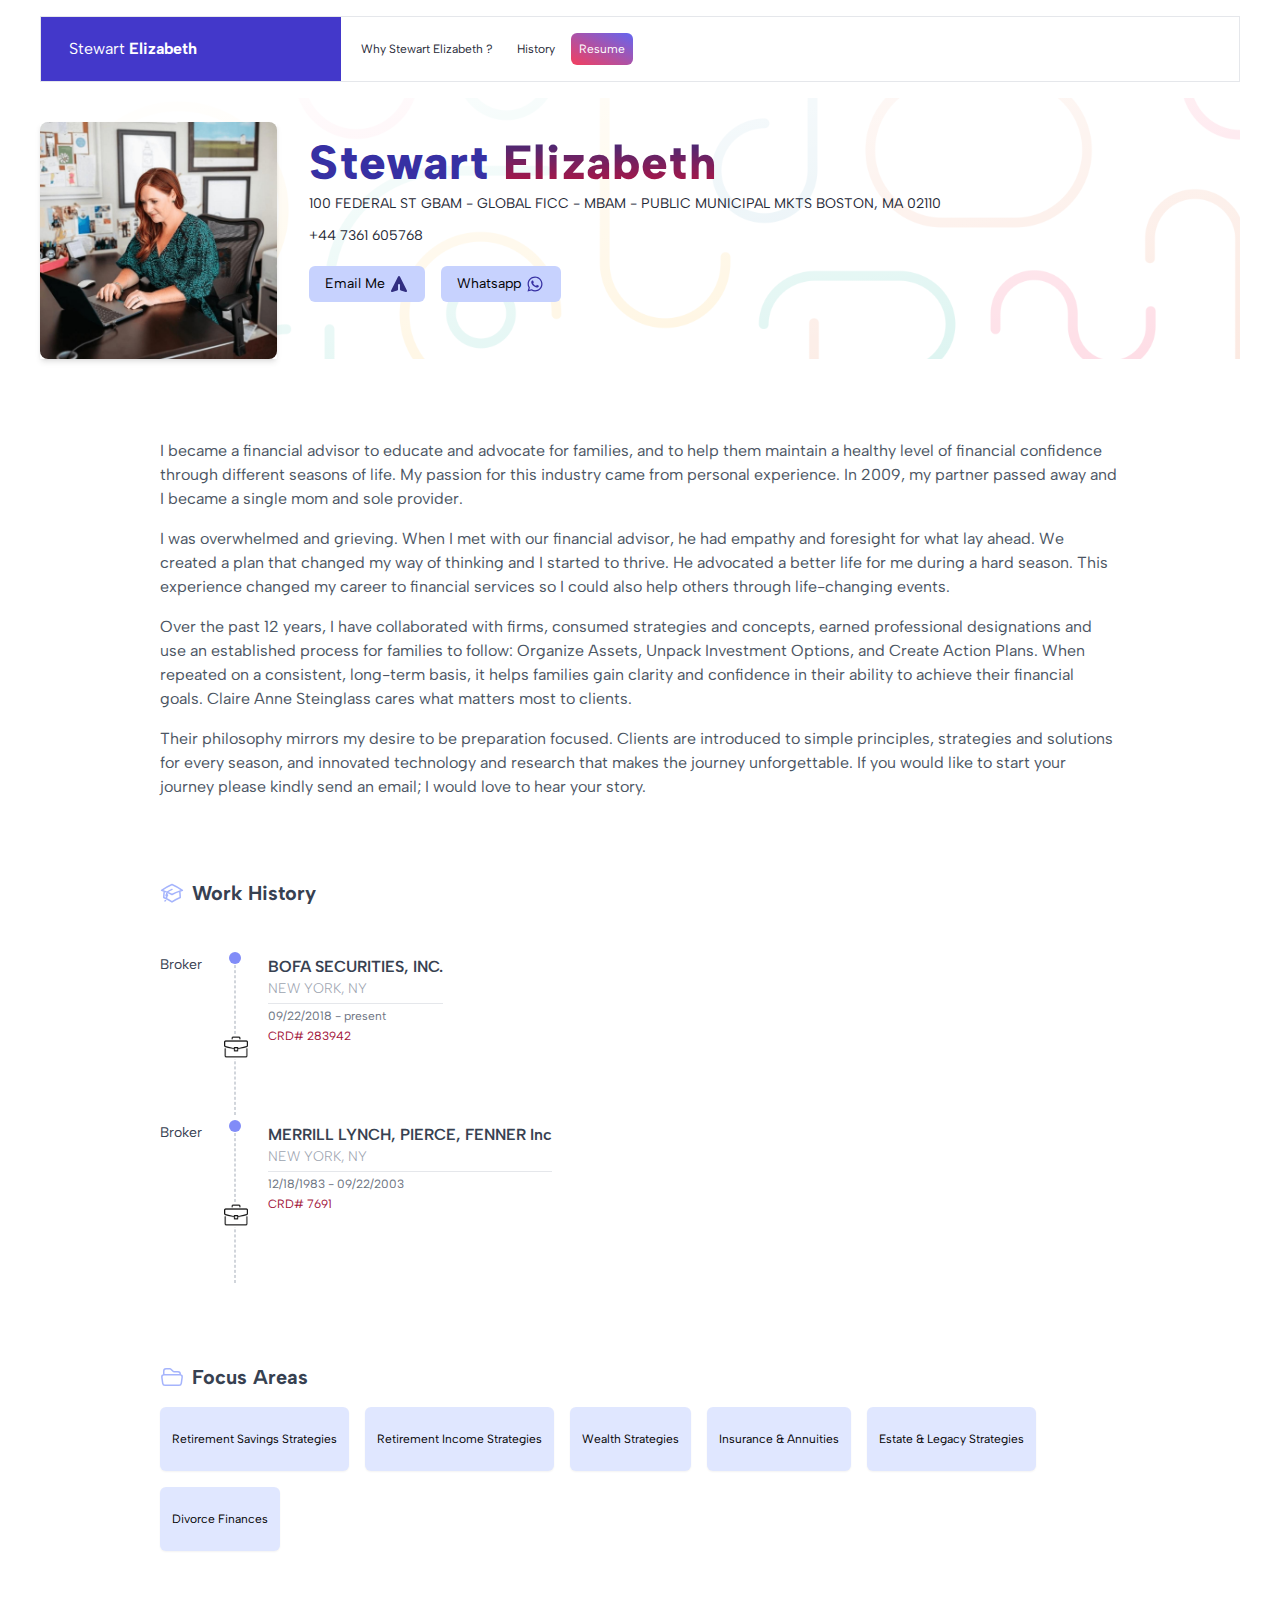
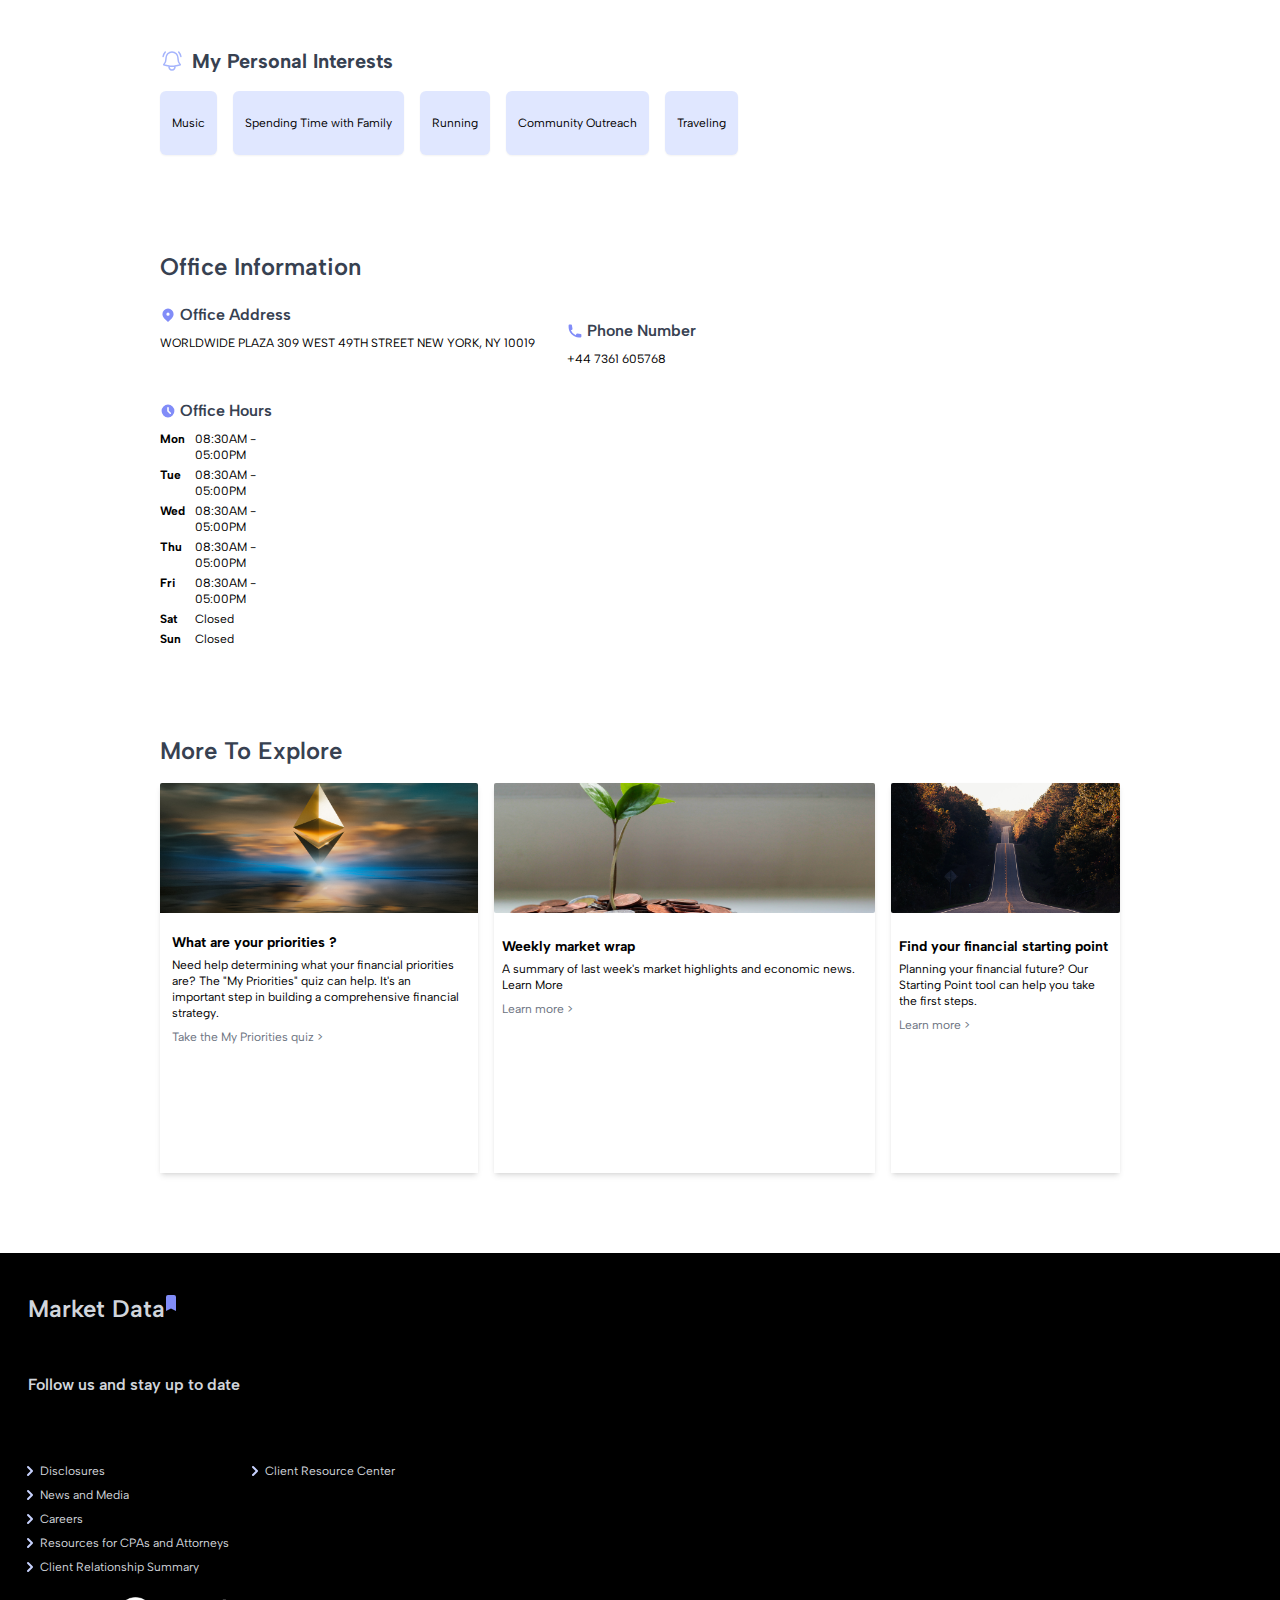
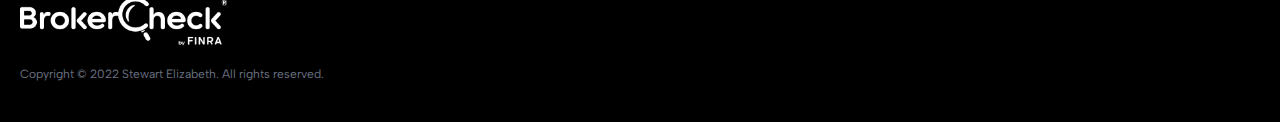
<file: index.html>
<!DOCTYPE html>
<html>
  <head>
    <meta charset="UTF-8" />
    <meta name="viewport" content="width=device-width, initial-scale=1.0" />
    <!-- <meta
      name="google-site-verification"
      content="zxJvOdJVBjea20bMbqfXcsD__pAjX6tBYC3sgOIqYNI"
    /> -->
    <meta
      name="google-site-verification"
      content="ii6RInrGqNJgk6yVKP0GmqQo-QpHAYffs6N20MOaZvQ"
    />
    <link rel="preconnect" href="https://fonts.googleapis.com" />
    <link rel="preconnect" href="https://fonts.gstatic.com" crossorigin />
    <link
      href="https://fonts.googleapis.com/css2?family=Albert+Sans:wght@100;200;300;400;500;600;700;800;900&display=swap"
      rel="stylesheet"
    />
    <link
      rel="stylesheet"
      href="https://cdnjs.cloudflare.com/ajax/libs/font-awesome/6.1.2/css/all.min.css"
      integrity="sha512-1sCRPdkRXhBV2PBLUdRb4tMg1w2YPf37qatUFeS7zlBy7jJI8Lf4VHwWfZZfpXtYSLy85pkm9GaYVYMfw5BC1A=="
      crossorigin="anonymous"
      referrerpolicy="no-referrer"
    />
    <link href="output.css" rel="stylesheet" />
    <title>Stewart Elizabeth - Capital Investor</title>
  </head>
  <body>
    <!-- NAVIGATION -->
    <section
      id="nav"
      class="flex justify-between items-start md:items-center md:my-4 md:mx-10 border border-gray-200"
    >
      <div
        class="bg-indigo-700 flex basis-full md:basis-1/4 self-stretch items-center justify-between py-2 px-4"
      >
        <svg
          id="open-button"
          xmlns="http://www.w3.org/2000/svg"
          class="w-10 h-10 md:h-7 md:w-7 md:mr-2 shadow-sm text-black cursor-pointer p-2 md:p-1 rounded-full bg-gray-100 md:hidden"
          viewBox="0 0 24 24"
          stroke="currentColor"
          stroke-width="2"
          onclick="toggleNav()"
        >
          <path
            stroke-linecap="round"
            stroke-linejoin="round"
            d="M4 6h16M4 12h16M4 18h16"
          />
        </svg>

        <svg
          id="close-button"
          xmlns="http://www.w3.org/2000/svg"
          fill="none"
          viewBox="0 0 24 24"
          stroke-width="1.5"
          stroke="currentColor"
          class="w-10 h-10 md:h-7 md:w-7 md:mr-2 shadow-sm text-black hidden cursor-pointer p-2 md:p-1 rounded-full bg-gray-100 md:hidden"
          onclick="toggleNav()"
        >
          <path
            stroke-linecap="round"
            stroke-linejoin="round"
            d="M6 18L18 6M6 6l12 12"
          />
        </svg>
        <h1 class="leading-loose p-3 text-xl md:text-base text-white">
          <a href="/">Stewart <span class="font-bold">Elizabeth</span></a>
        </h1>
      </div>

      <div id="nav-list" class="p-3 flex-1 hidden md:block">
        <ul
          id="nav-ul"
          class="list-none flex space-y-2 md:space-y-0 md:space-x-2 md:text-xs"
        >
          <li
            class="font-normal text-gray-800 transition-all duration-150 p-2 hover:underline"
          >
            <a href="#about">Why Stewart Elizabeth ?</a>
          </li>
          <li
            class="font-normal text-gray-800 transition-all duration-150 p-2 hover:underline"
          >
            <a href="#history">History</a>
          </li>
          <li
            class="rounded-md bg-gradient-to-tr from-rose-500 to-indigo-500 text-white transition-all duration-150 p-2 hover:underline w-max"
          >
            <a href="https://brokercheck.finra.org/individual/summary/1191251"
              >Resume</a
            >
          </li>
        </ul>
      </div>
    </section>

    <!-- HEADER SECTION -->
    <section
      id="header"
      class="flex flex-col items-center bg-hero bg-cover h-full relative md:flex-row mb-5 md:mx-10 md:items-center md:bg-transparent"
    >
      <div class="object-cover w-1/2 h-1/2 mt-6 md:h-full md:w-1/4 shadow-md">
        <img class="rounded-lg" src="images/hero.jpg" alt="" />
      </div>

      <div
        class="flex flex-col items-center basis-full h-full px-8 py-8 rounded-tr-md rounded-br-md md:items-start"
      >
        <h1
          class="font-extrabold text-indigo-800 text-3xl leading-normal tracking-wide md:text-5xl"
        >
          Stewart
          <span
            class="text-indigo-600 bg-clip-text text-transparent bg-gradient-to-b from-indigo-900 to-rose-700"
            >Elizabeth</span
          >
        </h1>
        <p class="my-2 text-gray-800 text-center font-normal md:text-sm">
          100 FEDERAL ST GBAM - GLOBAL FICC - MBAM - PUBLIC MUNICIPAL MKTS BOSTON, MA 02110

        </p>
        <p class="my-1 text-gray-800 font-normal md:text-sm">
          +44 7361 605768
        </p>
        <div class="flex space-x-4">
          <a
            class="flex items-center rounded-md w-max my-4 bg-indigo-200 to-rose-500 border-black py-2 px-4 text-black transition-all duration-200 hover:bg-indigo-800 md:text-sm"
            href="contact.html"
          >
            Email Me
            <svg
              xmlns="http://www.w3.org/2000/svg"
              class="ml-1 h-5 w-5 text-indigo-900"
              viewBox="0 0 20 20"
              fill="currentColor"
            >
              <path
                d="M10.894 2.553a1 1 0 00-1.788 0l-7 14a1 1 0 001.169 1.409l5-1.429A1 1 0 009 15.571V11a1 1 0 112 0v4.571a1 1 0 00.725.962l5 1.428a1 1 0 001.17-1.408l-7-14z"
              />
            </svg>
          </a>
          <a
            class="flex items-center rounded-md max-w-fit my-4 bg-indigo-200 to-rose-500 border-black py-2 px-4 text-black transition-all duration-200 hover:bg-indigo-800 md:text-sm"
            href="https://api.whatsapp.com/send?phone=+447361605768"
          >
            Whatsapp
            <svg
              xmlns="http://www.w3.org/2000/svg"
              class="text-indigo-900 ml-1 h-5 w-5"
              x="0px"
              y="0px"
              width="20"
              height="20"
              viewBox="0 0 32 32"
              style="fill: rgb(55, 48, 163)"
            >
              <path
                fill-rule="evenodd"
                d="M 24.503906 7.503906 C 22.246094 5.246094 19.246094 4 16.050781 4 C 9.464844 4 4.101563 9.359375 4.101563 15.945313 C 4.097656 18.050781 4.648438 20.105469 5.695313 21.917969 L 4 28.109375 L 10.335938 26.445313 C 12.078125 27.398438 14.046875 27.898438 16.046875 27.902344 L 16.050781 27.902344 C 22.636719 27.902344 27.996094 22.542969 28 15.953125 C 28 12.761719 26.757813 9.761719 24.503906 7.503906 Z M 16.050781 25.882813 L 16.046875 25.882813 C 14.265625 25.882813 12.515625 25.402344 10.992188 24.5 L 10.628906 24.285156 L 6.867188 25.269531 L 7.871094 21.605469 L 7.636719 21.230469 C 6.640625 19.648438 6.117188 17.820313 6.117188 15.945313 C 6.117188 10.472656 10.574219 6.019531 16.054688 6.019531 C 18.707031 6.019531 21.199219 7.054688 23.074219 8.929688 C 24.949219 10.808594 25.980469 13.300781 25.980469 15.953125 C 25.980469 21.429688 21.523438 25.882813 16.050781 25.882813 Z M 21.496094 18.445313 C 21.199219 18.296875 19.730469 17.574219 19.457031 17.476563 C 19.183594 17.375 18.984375 17.328125 18.785156 17.625 C 18.585938 17.925781 18.015625 18.597656 17.839844 18.796875 C 17.667969 18.992188 17.492188 19.019531 17.195313 18.871094 C 16.894531 18.722656 15.933594 18.40625 14.792969 17.386719 C 13.90625 16.597656 13.304688 15.617188 13.132813 15.320313 C 12.957031 15.019531 13.113281 14.859375 13.261719 14.710938 C 13.398438 14.578125 13.5625 14.363281 13.710938 14.1875 C 13.859375 14.015625 13.910156 13.890625 14.011719 13.691406 C 14.109375 13.492188 14.058594 13.316406 13.984375 13.167969 C 13.910156 13.019531 13.3125 11.546875 13.0625 10.949219 C 12.820313 10.367188 12.574219 10.449219 12.390625 10.4375 C 12.21875 10.429688 12.019531 10.429688 11.820313 10.429688 C 11.621094 10.429688 11.296875 10.503906 11.023438 10.804688 C 10.75 11.101563 9.980469 11.824219 9.980469 13.292969 C 9.980469 14.761719 11.050781 16.183594 11.199219 16.382813 C 11.347656 16.578125 13.304688 19.59375 16.300781 20.886719 C 17.011719 21.195313 17.566406 21.378906 18 21.515625 C 18.714844 21.742188 19.367188 21.710938 19.882813 21.636719 C 20.457031 21.550781 21.648438 20.914063 21.898438 20.214844 C 22.144531 19.519531 22.144531 18.921875 22.070313 18.796875 C 21.996094 18.671875 21.796875 18.597656 21.496094 18.445313 Z"
              ></path>
            </svg>
          </a>
        </div>
      </div>
    </section>

    <section id="about" class="m-10 md:w-3/4 md:mx-auto md:my-20">
      <div class="text-gray-600">
        <p class="font-normal my-4">
          I became a financial advisor to educate and advocate for families, and
          to help them maintain a healthy level of financial confidence through
          different seasons of life. My passion for this industry came from
          personal experience. In 2009, my partner passed away and I became a
          single mom and sole provider.
        </p>

        <p class="font-normal my-4">
          I was overwhelmed and grieving. When I met with our financial advisor,
          he had empathy and foresight for what lay ahead. We created a plan
          that changed my way of thinking and I started to thrive. He advocated
          a better life for me during a hard season. This experience changed my
          career to financial services so I could also help others through
          life-changing events.
        </p>

        <p class="font-normal my-4">
          Over the past 12 years, I have collaborated with firms, consumed
          strategies and concepts, earned professional designations and use an
          established process for families to follow: Organize Assets, Unpack
          Investment Options, and Create Action Plans. When repeated on a
          consistent, long-term basis, it helps families gain clarity and
          confidence in their ability to achieve their financial goals. Claire
          Anne Steinglass cares what matters most to clients.
        </p>

        <p class="font-normal my-4">
          Their philosophy mirrors my desire to be preparation focused. Clients
          are introduced to simple principles, strategies and solutions for
          every season, and innovated technology and research that makes the
          journey unforgettable. If you would like to start your journey please
          kindly send an email; I would love to hear your story.
        </p>
      </div>
    </section>

    <section id="history" class="m-10 md:w-3/4 md:mx-auto md:my-20">
      <h3 class="text-xl text-gray-700 font-bold flex space-x-20 items-center">
        <svg
          xmlns="http://www.w3.org/2000/svg"
          fill="none"
          viewBox="0 0 24 24"
          stroke-width="1.5"
          stroke="currentColor"
          class="h-6 w-6 text-indigo-300 mr-2"
        >
          <path
            stroke-linecap="round"
            stroke-linejoin="round"
            d="M4.26 10.147a60.436 60.436 0 00-.491 6.347A48.627 48.627 0 0112 20.904a48.627 48.627 0 018.232-4.41 60.46 60.46 0 00-.491-6.347m-15.482 0a50.57 50.57 0 00-2.658-.813A59.905 59.905 0 0112 3.493a59.902 59.902 0 0110.399 5.84c-.896.248-1.783.52-2.658.814m-15.482 0A50.697 50.697 0 0112 13.489a50.702 50.702 0 017.74-3.342M6.75 15a.75.75 0 100-1.5.75.75 0 000 1.5zm0 0v-3.675A55.378 55.378 0 0112 8.443m-7.007 11.55A5.981 5.981 0 006.75 15.75v-1.5"
          />
        </svg>

        Work History
      </h3>

      <div class="flex flex-col my-12 space-y-2">
        <div class="relative flex space-x-8">
          <p class="text-gray-700 text-xs md:text-sm">Broker</p>
          <div
            class="relative h-40 border border-dashed border-gray-300 after:absolute after:w-3 after:h-3 after:bg-indigo-400 after:rounded-full after:-left-1.5 after:-top-1"
          ></div>
          <div>
            <p class="text-gray-700 font-semibold">BOFA SECURITIES, INC.</p>
            <p class="text-gray-400 text-sm font-light mb-1">NEW YORK, NY</p>
            <hr />
            <p class="text-gray-500 text-xs my-1">09/22/2018 - present</p>
            <p class="text-rose-800 text-xs my-1">CRD# 283942</p>
          </div>
          <img
            class="w-6 absolute top-1/2 left-7 md:left-8 bg-white"
            src="/images/briefcase.png"
            alt="Briefcase icon"
          />
        </div>
        <div class="relative flex space-x-8">
          <p class="text-gray-700 text-xs md:text-sm">Broker</p>
          <div
            class="relative h-40 border border-dashed border-gray-300 after:absolute after:w-3 after:h-3 after:bg-indigo-400 after:rounded-full after:-left-1.5 after:-top-1"
          ></div>
          <div>
            <p class="text-gray-700 font-semibold">MERRILL LYNCH, PIERCE, FENNER Inc</p>
            <p class="text-gray-400 text-sm font-light mb-1">NEW YORK, NY</p>
            <hr />
            <p class="text-gray-500 text-xs my-1">12/18/1983 - 09/22/2003</p>
            <p class="text-rose-800 text-xs my-1">CRD# 7691</p>
          </div>
          <img
            class="w-6 absolute top-1/2 left-7 md:left-8 bg-white"
            src="/images/briefcase.png"
            alt="Briefcase icon"
          />
        </div>
       
          
      </div>
    </section>

    <section id="focus-areas" class="m-10 md:w-3/4 md:mx-auto md:my-20">
      <h3 class="text-xl text-gray-700 font-bold flex space-x-20 items-center">
        <svg
          xmlns="http://www.w3.org/2000/svg"
          fill="none"
          viewBox="0 0 24 24"
          stroke-width="1.5"
          stroke="currentColor"
          class="h-6 w-6 text-indigo-300 mr-2"
        >
          <path
            stroke-linecap="round"
            stroke-linejoin="round"
            d="M3.75 9.776c.112-.017.227-.026.344-.026h15.812c.117 0 .232.009.344.026m-16.5 0a2.25 2.25 0 00-1.883 2.542l.857 6a2.25 2.25 0 002.227 1.932H19.05a2.25 2.25 0 002.227-1.932l.857-6a2.25 2.25 0 00-1.883-2.542m-16.5 0V6A2.25 2.25 0 016 3.75h3.879a1.5 1.5 0 011.06.44l2.122 2.12a1.5 1.5 0 001.06.44H18A2.25 2.25 0 0120.25 9v.776"
          />
        </svg>

        Focus Areas
      </h3>

      <div class="flex flex-row flex-wrap my-4">
        <div
          class="bg-indigo-100 rounded-md shadow-sm px-3 max-w-fit py-4 self-start mr-4 mb-4"
        >
          <p class="text-black text-sm md:text-xs my-2">
            Retirement Savings Strategies
          </p>
        </div>
        <div
          class="bg-indigo-100 rounded-md shadow-sm px-3 max-w-fit py-4 self-start mr-4 mb-4"
        >
          <p class="text-black text-sm md:text-xs my-2">
            Retirement Income Strategies
          </p>
        </div>
        <div
          class="bg-indigo-100 rounded-md shadow-sm px-3 max-w-fit py-4 self-start mr-4 mb-4"
        >
          <p class="text-black text-sm md:text-xs my-2">Wealth Strategies</p>
        </div>
        <div
          class="bg-indigo-100 rounded-md shadow-sm px-3 max-w-fit py-4 self-start mr-4 mb-4"
        >
          <p class="text-black text-sm md:text-xs my-2">
            Insurance & Annuities
          </p>
        </div>
        <div
          class="bg-indigo-100 rounded-md shadow-sm px-3 max-w-fit py-4 self-start mr-4 mb-4"
        >
          <p class="text-black text-sm md:text-xs my-2">
            Estate & Legacy Strategies
          </p>
        </div>
        <div
          class="bg-indigo-100 rounded-md shadow-sm px-3 max-w-fit py-4 self-start mr-4 mb-4"
        >
          <p class="text-black text-sm md:text-xs my-2">Divorce Finances</p>
        </div>
      </div>
    </section>

    <section id="personal-interests" class="m-10 md:w-3/4 md:mx-auto md:my-20">
      <h3 class="text-xl text-gray-700 font-bold flex space-x-20 items-center">
        <svg
          xmlns="http://www.w3.org/2000/svg"
          fill="none"
          viewBox="0 0 24 24"
          stroke-width="1.5"
          stroke="currentColor"
          class="h-6 w-6 text-indigo-300 mr-2"
        >
          <path
            stroke-linecap="round"
            stroke-linejoin="round"
            d="M14.857 17.082a23.848 23.848 0 005.454-1.31A8.967 8.967 0 0118 9.75v-.7V9A6 6 0 006 9v.75a8.967 8.967 0 01-2.312 6.022c1.733.64 3.56 1.085 5.455 1.31m5.714 0a24.255 24.255 0 01-5.714 0m5.714 0a3 3 0 11-5.714 0M3.124 7.5A8.969 8.969 0 015.292 3m13.416 0a8.969 8.969 0 012.168 4.5"
          />
        </svg>

        My Personal Interests
      </h3>

      <div class="flex flex-row flex-wrap my-4">
        <div
          class="bg-indigo-100 rounded-md shadow-sm px-3 max-w-fit py-4 self-start mr-4 mb-4"
        >
          <p class="text-black text-sm md:text-xs my-2">Music</p>
        </div>
        <div
          class="bg-indigo-100 rounded-md shadow-sm px-3 max-w-fit py-4 self-start mr-4 mb-4"
        >
          <p class="text-black text-sm md:text-xs my-2">
            Spending Time with Family
          </p>
        </div>
        <div
          class="bg-indigo-100 rounded-md shadow-sm px-3 max-w-fit py-4 self-start mr-4 mb-4"
        >
          <p class="text-black text-sm md:text-xs my-2">Running</p>
        </div>
        <div
          class="bg-indigo-100 rounded-md shadow-sm px-3 max-w-fit py-4 self-start mr-4 mb-4"
        >
          <p class="text-black text-sm md:text-xs my-2">Community Outreach</p>
        </div>
        <div
          class="bg-indigo-100 rounded-md shadow-sm px-3 max-w-fit py-4 self-start mr-4 mb-4"
        >
          <p class="text-black text-sm md:text-xs my-2">Traveling</p>
        </div>
      </div>
    </section>

    <section id="office-information" class="m-10 md:w-3/4 md:mx-auto md:my-20">
      <h3
        class="text-2xl text-gray-700 font-semibold flex space-x-20 items-center"
      >
        Office Information
      </h3>

      <div class="flex flex-col md:flex-row space-y-4 md:space-x-4 mt-2 mb-4">
        <div class="border-b border-gray-200 py-4 md:py-1 md:border-none">
          <h3
            class="text-base text-gray-700 my-2 font-semibold flex space-x-20 items-center"
          >
            <svg
              xmlns="http://www.w3.org/2000/svg"
              class="h-4 w-4 text-indigo-400 mr-1"
              viewBox="0 0 20 20"
              fill="currentColor"
            >
              <path
                fill-rule="evenodd"
                d="M5.05 4.05a7 7 0 119.9 9.9L10 18.9l-4.95-4.95a7 7 0 010-9.9zM10 11a2 2 0 100-4 2 2 0 000 4z"
                clip-rule="evenodd"
              />
            </svg>
            Office Address
          </h3>
          <p class="text-sm md:text-xs">
            WORLDWIDE PLAZA 309 WEST 49TH STREET NEW YORK, NY 10019
          </p>
        </div>

        <div
          class="md:pl-4 border-b border-gray-200 py-4 md:py-1 md:border-none"
        >
          <h3
            class="text-base text-gray-700 my-2 font-semibold flex space-x-20 items-center"
          >
            <svg
              xmlns="http://www.w3.org/2000/svg"
              class="h-4 w-4 text-indigo-400 mr-1"
              viewBox="0 0 20 20"
              fill="currentColor"
            >
              <path
                d="M2 3a1 1 0 011-1h2.153a1 1 0 01.986.836l.74 4.435a1 1 0 01-.54 1.06l-1.548.773a11.037 11.037 0 006.105 6.105l.774-1.548a1 1 0 011.059-.54l4.435.74a1 1 0 01.836.986V17a1 1 0 01-1 1h-2C7.82 18 2 12.18 2 5V3z"
              />
            </svg>
            Phone Number
          </h3>
          <p class="text-sm md:text-xs"> +44 7361 605768</p>
        </div>
      </div>

      <div
        class="flex flex-col md:flex-row md:space-x-8 space-y-4 md:space-y-0 mt-2 mb-4"
      >
        <div class="border-b border-gray-200 py-4 md:py-1 md:border-none">
          <h3
            class="text-base text-gray-700 my-2 font-semibold flex space-x-20 items-center"
          >
            <svg
              xmlns="http://www.w3.org/2000/svg"
              class="h-4 w-4 text-indigo-400 mr-1"
              viewBox="0 0 20 20"
              fill="currentColor"
            >
              <path
                fill-rule="evenodd"
                d="M10 18a8 8 0 100-16 8 8 0 000 16zm1-12a1 1 0 10-2 0v4a1 1 0 00.293.707l2.828 2.829a1 1 0 101.415-1.415L11 9.586V6z"
                clip-rule="evenodd"
              />
            </svg>
            Office Hours
          </h3>

          <p class="text-sm md:text-xs flex md:justify-between mb-2 md:mb-1">
            <strong class="basis-1/4">Mon</strong>
            <span class="basis-3/4">08:30AM - 05:00PM</span>
          </p>
          <p class="text-sm md:text-xs flex md:justify-between mb-2 md:mb-1">
            <strong class="basis-1/4">Tue</strong>
            <span class="basis-3/4">08:30AM - 05:00PM</span>
          </p>
          <p class="text-sm md:text-xs flex md:justify-between mb-2 md:mb-1">
            <strong class="basis-1/4">Wed</strong>
            <span class="basis-3/4">08:30AM - 05:00PM</span>
          </p>
          <p class="text-sm md:text-xs flex md:justify-between mb-2 md:mb-1">
            <strong class="basis-1/4">Thu</strong>
            <span class="basis-3/4">08:30AM - 05:00PM</span>
          </p>
          <p class="text-sm md:text-xs flex md:justify-between mb-2 md:mb-1">
            <strong class="basis-1/4">Fri</strong>
            <span class="basis-3/4">08:30AM - 05:00PM</span>
          </p>
          <p class="text-sm md:text-xs flex justify-start mb-1">
            <strong class="basis-1/4">Sat</strong>
            <span class="basis-3/4">Closed</span>
          </p>
          <p class="text-sm md:text-xs flex justify-start mb-1">
            <strong class="basis-1/4">Sun</strong>
            <span class="basis-3/4">Closed</span>
          </p>
        </div>
      </div>
    </section>

    <section id="news" class="m-10 md:w-3/4 md:mx-auto md:my-20">
      <h3
        class="text-2xl text-gray-700 font-semibold flex space-x-20 items-center"
      >
        More To Explore
      </h3>
      <div
        class="flex flex-col md:flex-row md:space-x-4 space-y-6 md:space-y-0 mt-4 mb-4"
      >
        <div class="bg-white/50 shadow-md">
          <div class="w-full h-full">
            <img
              class="w-full h-1/3 object-cover rounded-tr-sm rounded-tl-sm"
              src="images/eth.jpg"
              alt=""
            />
            <div class="my-4 px-3 py-1">
              <p class="text-base md:text-sm font-bold mb-1">
                What are your priorities ?
              </p>
              <p class="text-sm md:text-xs">
                Need help determining what your financial priorities are? The
                "My Priorities" quiz can help. It's an important step in
                building a comprehensive financial strategy.
              </p>
              <a
                class="text-sm md:text-xs text-gray-500 my-2 inline-block"
                href="#"
                >Take the My Priorities quiz ></a
              >
            </div>
          </div>
        </div>

        <div class="bg-white/50 shadow-md">
          <div class="w-full h-full">
            <img
              class="w-full h-1/3 object-cover rounded-sm"
              src="images/grow.jpg"
              alt=""
            />
            <div class="my-4 p-2">
              <p class="text-base md:text-sm font-bold mb-1">
                Weekly market wrap
              </p>
              <p class="text-sm md:text-xs">
                A summary of last week's market highlights and economic news.
                Learn More
              </p>
              <a
                class="text-sm md:text-xs text-gray-500 my-2 inline-block"
                href="#"
                >Learn more ></a
              >
            </div>
          </div>
        </div>

        <div class="bg-white/50 shadow-md">
          <div class="w-full h-full">
            <img
              class="w-full h-1/3 object-cover rounded-sm"
              src="images/start.jpg"
              alt=""
            />
            <div class="my-4 p-2">
              <p class="text-base md:text-sm font-bold mb-1">
                Find your financial starting point
              </p>
              <p class="text-sm md:text-xs">
                Planning your financial future? Our Starting Point tool can help
                you take the first steps.
              </p>
              <a
                class="text-sm md:text-xs text-gray-500 my-2 inline-block"
                href="#"
                >Learn more ></a
              >
            </div>
          </div>
        </div>
      </div>
    </section>

    <footer class="bg-black py-5 flex flex-col justify-center">
      <h3
        class="text-2xl mx-7 my-5 text-gray-300 font-semibold flex justify-start items-start"
      >
        Market Data
        <svg
          xmlns="http://www.w3.org/2000/svg"
          class="h-5 w-5 -ml-1 text-indigo-400"
          viewBox="0 0 20 20"
          fill="currentColor"
        >
          <path d="M5 4a2 2 0 012-2h6a2 2 0 012 2v14l-5-2.5L5 18V4z" />
        </svg>
      </h3>

      <!-- TradingView Widget BEGIN -->
      <div class="tradingview-widget-container">
        <div class="tradingview-widget-container__widget"></div>
        <script
          type="text/javascript"
          src="https://s3.tradingview.com/external-embedding/embed-widget-ticker-tape.js"
          async
        >
            {
            "symbols": [
              {
                "proName": "FOREXCOM:SPXUSD",
                "title": "S&P 500"
              },
              {
                "proName": "FOREXCOM:NSXUSD",
                "title": "US 100"
              },
              {
                "proName": "FX_IDC:EURUSD",
                "title": "EUR/USD"
              },
              {
                "proName": "BITSTAMP:BTCUSD",
                "title": "Bitcoin"
              },
              {
                "proName": "BITSTAMP:ETHUSD",
                "title": "Ethereum"
              }
            ],
            "showSymbolLogo": true,
            "colorTheme": "dark",
            "isTransparent": true,
            "displayMode": "adaptive",
            "locale": "en"
          }
        </script>
      </div>
      <!-- TradingView Widget END -->

      <div class="my-5 mx-7">
        <h3></h3>
        <h3
          class="text-base text-gray-300 my-2 font-semibold flex space-x-20 items-center"
        >
          Follow us and stay up to date
        </h3>
        <div class="flex flex-row justify-start space-x-4">
          <a
            href="https://api.whatsapp.com/send?phone=+18632271496"
            class="flex items-center justify-start my-2 text-indigo-200 font-semibold text-2xl md:text-2xl hover:underline"
          >
            <i class="fa-brands fa-square-whatsapp"></i>
          </a>
        </div>
      </div>

      <div class="flex flex-row justify-start space-x-4 my-5 mx-5">
        <ul class="space-y-1 text-sm md:text-xs text-gray-300 md:list-none">
          <li class="flex space-x-1 items-center">
            <svg
              xmlns="http://www.w3.org/2000/svg"
              class="text-indigo-200 h-5 w-5"
              viewBox="0 0 20 20"
              fill="currentColor"
            >
              <path
                fill-rule="evenodd"
                d="M7.293 14.707a1 1 0 010-1.414L10.586 10 7.293 6.707a1 1 0 011.414-1.414l4 4a1 1 0 010 1.414l-4 4a1 1 0 01-1.414 0z"
                clip-rule="evenodd"
              />
            </svg>
            Disclosures
          </li>
          <li class="flex space-x-1 items-center">
            <svg
              xmlns="http://www.w3.org/2000/svg"
              class="text-indigo-200 h-5 w-5"
              viewBox="0 0 20 20"
              fill="currentColor"
            >
              <path
                fill-rule="evenodd"
                d="M7.293 14.707a1 1 0 010-1.414L10.586 10 7.293 6.707a1 1 0 011.414-1.414l4 4a1 1 0 010 1.414l-4 4a1 1 0 01-1.414 0z"
                clip-rule="evenodd"
              />
            </svg>
            News and Media
          </li>
          <li class="flex space-x-1 items-center">
            <svg
              xmlns="http://www.w3.org/2000/svg"
              class="text-indigo-200 h-5 w-5"
              viewBox="0 0 20 20"
              fill="currentColor"
            >
              <path
                fill-rule="evenodd"
                d="M7.293 14.707a1 1 0 010-1.414L10.586 10 7.293 6.707a1 1 0 011.414-1.414l4 4a1 1 0 010 1.414l-4 4a1 1 0 01-1.414 0z"
                clip-rule="evenodd"
              />
            </svg>
            Careers
          </li>
          <li class="flex space-x-1 items-center">
            <svg
              xmlns="http://www.w3.org/2000/svg"
              class="text-indigo-200 h-5 w-5"
              viewBox="0 0 20 20"
              fill="currentColor"
            >
              <path
                fill-rule="evenodd"
                d="M7.293 14.707a1 1 0 010-1.414L10.586 10 7.293 6.707a1 1 0 011.414-1.414l4 4a1 1 0 010 1.414l-4 4a1 1 0 01-1.414 0z"
                clip-rule="evenodd"
              />
            </svg>
            Resources for CPAs and Attorneys
          </li>
          <li class="flex space-x-1 items-center">
            <svg
              xmlns="http://www.w3.org/2000/svg"
              class="text-indigo-200 h-5 w-5"
              viewBox="0 0 20 20"
              fill="currentColor"
            >
              <path
                fill-rule="evenodd"
                d="M7.293 14.707a1 1 0 010-1.414L10.586 10 7.293 6.707a1 1 0 011.414-1.414l4 4a1 1 0 010 1.414l-4 4a1 1 0 01-1.414 0z"
                clip-rule="evenodd"
              /></svg
            >Client Relationship Summary
          </li>
        </ul>

        <ul class="space-y-2 text-sm md:text-xs text-gray-300 md:list-none">
          <li class="flex space-x-1 items-center">
            <svg
              xmlns="http://www.w3.org/2000/svg"
              class="text-indigo-200 h-5 w-5"
              viewBox="0 0 20 20"
              fill="currentColor"
            >
              <path
                fill-rule="evenodd"
                d="M7.293 14.707a1 1 0 010-1.414L10.586 10 7.293 6.707a1 1 0 011.414-1.414l4 4a1 1 0 010 1.414l-4 4a1 1 0 01-1.414 0z"
                clip-rule="evenodd"
              /></svg
            >Client Resource Center
          </li>
        </ul>
      </div>

      <div class="mx-5">
        <img class="w-1/2 md:w-1/6" src="images/brokercheck.png" alt="" />
      </div>
      <div class="my-5 mx-5">
        <p class="text-gray-500 text-sm md:text-xs">
          Copyright © 2022 Stewart Elizabeth. All rights reserved.
        </p>
      </div>
    </footer>
    <script src="app.js"></script>
  </body>
</html>
</file>
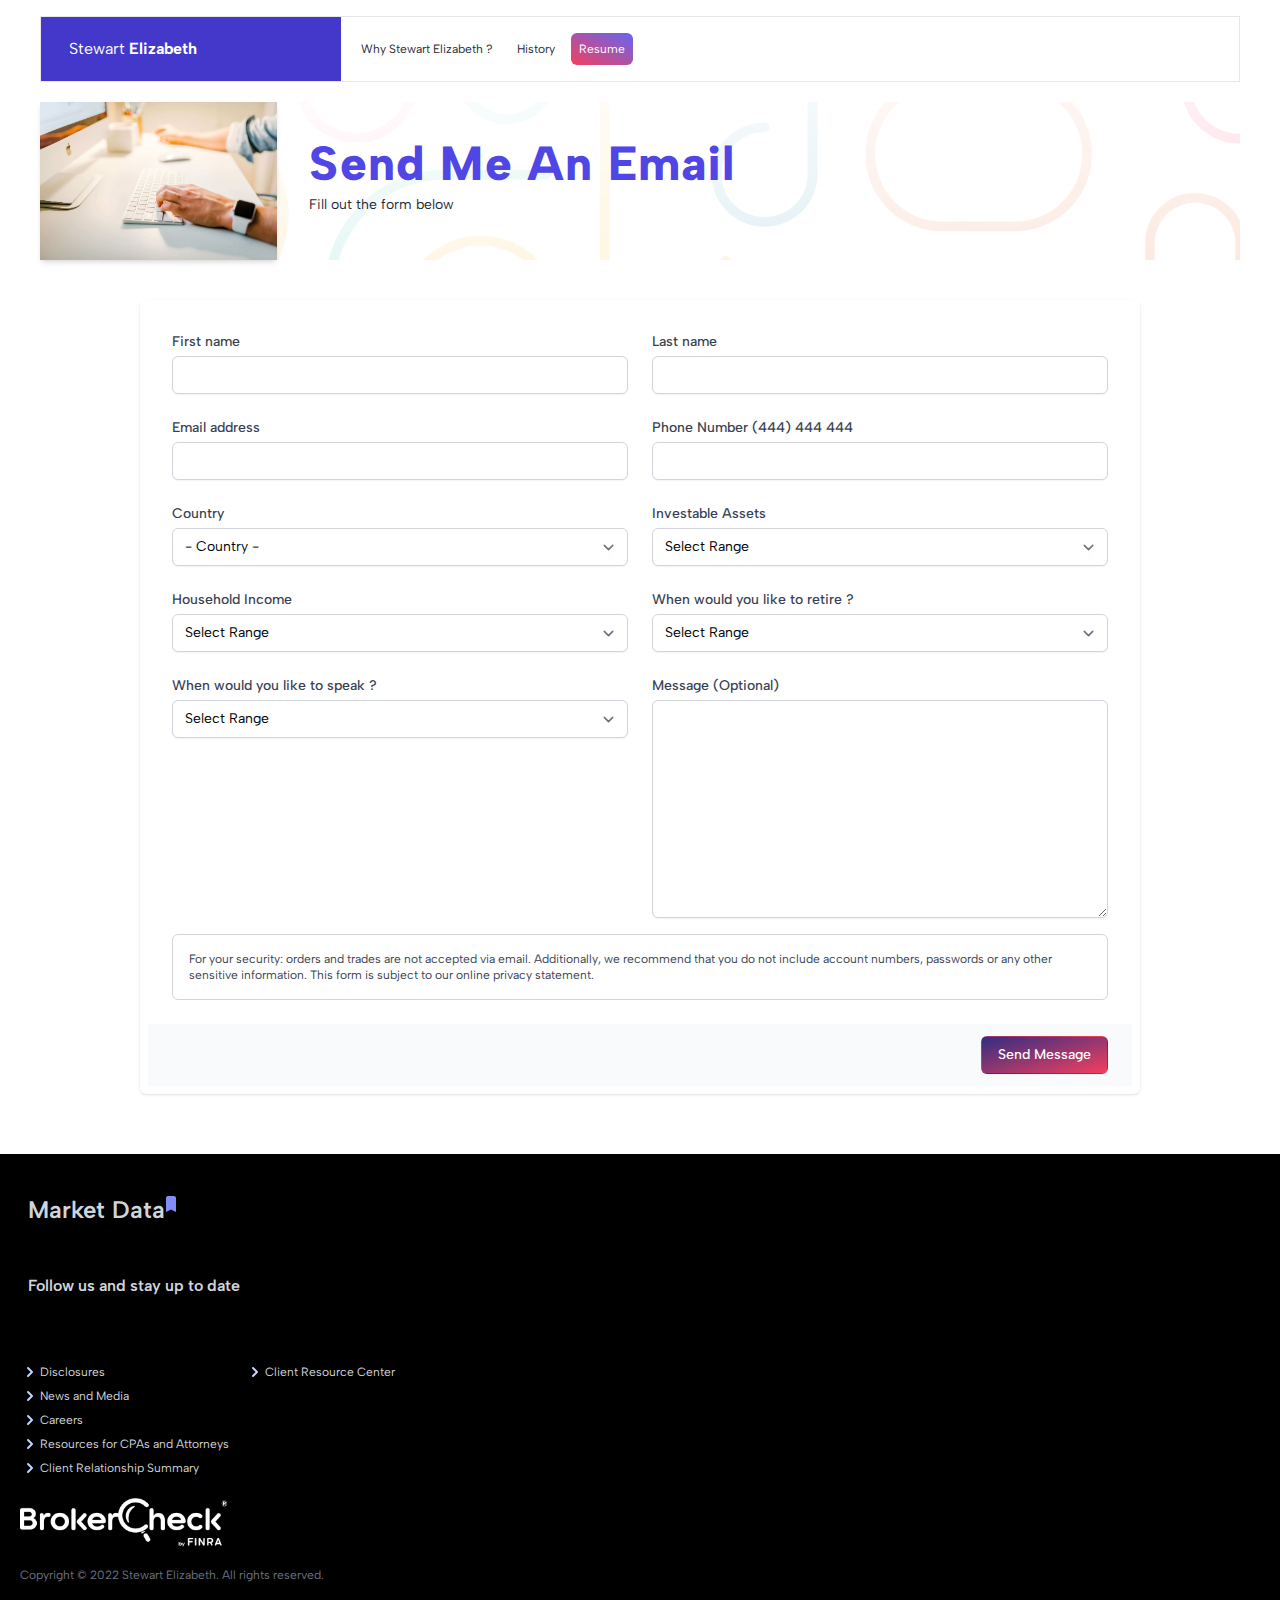
<file: contact.html>
<!DOCTYPE html>
<html>
  <head>
    <meta charset="UTF-8" />
    <meta name="viewport" content="width=device-width, initial-scale=1.0" />
    <link rel="preconnect" href="https://fonts.googleapis.com" />
    <link rel="preconnect" href="https://fonts.gstatic.com" crossorigin />
    <link
      href="https://fonts.googleapis.com/css2?family=Albert+Sans:wght@100;200;300;400;500;600;700;800;900&display=swap"
      rel="stylesheet"
    />
    <link
      rel="stylesheet"
      href="https://cdnjs.cloudflare.com/ajax/libs/font-awesome/6.1.2/css/all.min.css"
      integrity="sha512-1sCRPdkRXhBV2PBLUdRb4tMg1w2YPf37qatUFeS7zlBy7jJI8Lf4VHwWfZZfpXtYSLy85pkm9GaYVYMfw5BC1A=="
      crossorigin="anonymous"
      referrerpolicy="no-referrer"
    />
    <link href="output.css" rel="stylesheet" />
    <title>Stewart Elizabeth - Capital Investor</title>
  </head>
  <body>
    <section
      id="nav"
      class="flex justify-between items-start md:items-center md:my-4 md:mx-10 border border-gray-200"
    >
      <div
        class="bg-indigo-700 flex basis-full md:basis-1/4 self-stretch items-center justify-between py-2 px-4"
      >
        <svg
          id="open-button"
          xmlns="http://www.w3.org/2000/svg"
          class="w-10 h-10 md:h-7 md:w-7 md:mr-2 shadow-sm text-black cursor-pointer p-2 md:p-1 rounded-full bg-gray-100 md:hidden"
          viewBox="0 0 24 24"
          stroke="currentColor"
          stroke-width="2"
          onclick="toggleNav()"
        >
          <path
            stroke-linecap="round"
            stroke-linejoin="round"
            d="M4 6h16M4 12h16M4 18h16"
          />
        </svg>

        <svg
          id="close-button"
          xmlns="http://www.w3.org/2000/svg"
          fill="none"
          viewBox="0 0 24 24"
          stroke-width="1.5"
          stroke="currentColor"
          class="w-10 h-10 md:h-7 md:w-7 md:mr-2 shadow-sm text-black hidden cursor-pointer p-2 md:p-1 rounded-full bg-gray-100 md:hidden"
          onclick="toggleNav()"
        >
          <path
            stroke-linecap="round"
            stroke-linejoin="round"
            d="M6 18L18 6M6 6l12 12"
          />
        </svg>
        <h1 class="leading-loose p-3 text-xl md:text-base text-white">
          <a href="/">Stewart  <span class="font-bold">Elizabeth</span></a>
        </h1>
      </div>

      <div id="nav-list" class="p-3 flex-1 hidden md:block">
        <ul
          id="nav-ul"
          class="list-none flex space-y-2 md:space-y-0 md:space-x-2 md:text-xs"
        >
          <li
            class="font-normal text-gray-800 transition-all duration-150 p-2 hover:underline"
          >
            <a href="#about">Why Stewart Elizabeth ?</a>
          </li>
          <li
            class="font-normal text-gray-800 transition-all duration-150 p-2 hover:underline"
          >
            <a href="#history">History</a>
          </li>
          <li
            class="rounded-md bg-gradient-to-tr from-rose-500 to-indigo-500 text-white transition-all duration-150 p-2 hover:underline w-max"
          >
            <a href="https://brokercheck.finra.org/individual/summary/1191251"
              >Resume</a
            >
          </li>
        </ul>
      </div>
    </section>

    <!-- HEADER SECTION -->
    <section
      id="header"
      class="flex flex-col items-stretch md:flex-row md:bg-transparent mx-5 my-5 md:mx-10 md:items-center h-full relative bg-hero bg-cover"
    >
      <div class="object-cover w-full h-1/2 md:h-full md:w-1/4 md:shadow-md">
        <img class="" src="images/mail.jpg" alt="" />
      </div>

      <div class="basis-full h-full px-8 py-8 rounded-tr-md rounded-br-md">
        <h1
          class="text-indigo-600 font-extrabold text-2xl leading-normal tracking-wide md:text-5xl"
        >
          Send Me An Email
        </h1>
        <p class="my-2 text-gray-800 font-normal md:text-sm">
          Fill out the form below
        </p>
      </div>
    </section>

    <section class="mx-5 my-5 md:mx-10 md:my-10 grid grid-cols-12">
      <div
        id="form-container"
        class="col-span-12 md:mb-5 md:col-start-2 md:col-end-12"
      >
        <form class="form" action="#" method="POST">
          <div
            id="fullNameDiv"
            class="shadow p-2 overflow-hidden sm:rounded-md"
          >
            <div class="px-4 py-5 bg-white sm:p-6">
              <div class="grid grid-cols-6 gap-6">
                <div class="col-span-6 sm:col-span-3">
                  <label
                    for="first-name"
                    class="block text-sm font-medium text-gray-700"
                    >First name</label
                  >
                  <input
                    type="text"
                    name="firstName"
                    id="first-name"
                    required
                    autocomplete="given-name"
                    class="mt-1 focus:ring-rose-400 focus:border-rose-300 block w-full shadow-sm sm:text-sm border-gray-300 rounded-md"
                  />
                </div>

                <div class="col-span-6 sm:col-span-3">
                  <label
                    for="last-name"
                    class="block text-sm font-medium text-gray-700"
                    >Last name</label
                  >
                  <input
                    type="text"
                    name="lastName"
                    id="last-name"
                    required
                    autocomplete="family-name"
                    class="mt-1 focus:ring-rose-400 focus:border-rose-300 block w-full shadow-sm sm:text-sm border-gray-300 rounded-md"
                  />
                </div>

                <div class="col-span-6 sm:col-span-3">
                  <label
                    for="email-address"
                    class="block text-sm font-medium text-gray-700"
                    >Email address</label
                  >
                  <input
                    type="email"
                    name="email"
                    id="email-address"
                    required
                    autocomplete="email"
                    class="mt-1 focus:ring-rose-400 focus:border-rose-300 block w-full shadow-sm sm:text-sm border-gray-300 rounded-md"
                  />
                </div>

                <div class="col-span-6 sm:col-span-3">
                  <label
                    for="phone"
                    class="block text-sm font-medium text-gray-700"
                    >Phone Number (444) 444 444</label
                  >
                  <input
                    type="number"
                    name="phone"
                    id="phone"
                    required
                    class="mt-1 focus:ring-rose-400 focus:border-rose-300 block w-full shadow-sm sm:text-sm border-gray-300 rounded-md"
                  />
                </div>

                <div class="col-span-6 sm:col-span-3">
                  <label
                    for="country"
                    class="block text-sm font-medium text-gray-700"
                    >Country</label
                  >
                  <select
                    id="country"
                    name="country"
                    required
                    autocomplete="country-name"
                    class="mt-1 focus:ring-rose-400 focus:border-rose-300 block w-full shadow-sm sm:text-sm border-gray-300 rounded-md"
                  >
                    <option value="">- Country -</option>
                    <option value="Afganistan">Afghanistan</option>
                    <option value="Albania">Albania</option>
                    <option value="Algeria">Algeria</option>
                    <option value="American Samoa">American Samoa</option>
                    <option value="Andorra">Andorra</option>
                    <option value="Angola">Angola</option>
                    <option value="Anguilla">Anguilla</option>
                    <option value="Antigua &amp; Barbuda">
                      Antigua &amp; Barbuda
                    </option>
                    <option value="Argentina">Argentina</option>
                    <option value="Armenia">Armenia</option>
                    <option value="Aruba">Aruba</option>
                    <option value="Australia">Australia</option>
                    <option value="Austria">Austria</option>
                    <option value="Azerbaijan">Azerbaijan</option>
                    <option value="Bahamas">Bahamas</option>
                    <option value="Bahrain">Bahrain</option>
                    <option value="Bangladesh">Bangladesh</option>
                    <option value="Barbados">Barbados</option>
                    <option value="Belarus">Belarus</option>
                    <option value="Belgium">Belgium</option>
                    <option value="Belize">Belize</option>
                    <option value="Benin">Benin</option>
                    <option value="Bermuda">Bermuda</option>
                    <option value="Bhutan">Bhutan</option>
                    <option value="Bolivia">Bolivia</option>
                    <option value="Bonaire">Bonaire</option>
                    <option value="Bosnia &amp; Herzegovina">
                      Bosnia &amp; Herzegovina
                    </option>
                    <option value="Botswana">Botswana</option>
                    <option value="Brazil">Brazil</option>
                    <option value="British Indian Ocean Ter">
                      British Indian Ocean Ter
                    </option>
                    <option value="Brunei">Brunei</option>
                    <option value="Bulgaria">Bulgaria</option>
                    <option value="Burkina Faso">Burkina Faso</option>
                    <option value="Burundi">Burundi</option>
                    <option value="Cambodia">Cambodia</option>
                    <option value="Cameroon">Cameroon</option>
                    <option value="Canada">Canada</option>
                    <option value="Canary Islands">Canary Islands</option>
                    <option value="Cape Verde">Cape Verde</option>
                    <option value="Cayman Islands">Cayman Islands</option>
                    <option value="Central African Republic">
                      Central African Republic
                    </option>
                    <option value="Chad">Chad</option>
                    <option value="Channel Islands">Channel Islands</option>
                    <option value="Chile">Chile</option>
                    <option value="China">China</option>
                    <option value="Christmas Island">Christmas Island</option>
                    <option value="Cocos Island">Cocos Island</option>
                    <option value="Colombia">Colombia</option>
                    <option value="Comoros">Comoros</option>
                    <option value="Congo">Congo</option>
                    <option value="Cook Islands">Cook Islands</option>
                    <option value="Costa Rica">Costa Rica</option>
                    <option value="Cote DIvoire">Cote DIvoire</option>
                    <option value="Croatia">Croatia</option>
                    <option value="Cuba">Cuba</option>
                    <option value="Curaco">Curacao</option>
                    <option value="Cyprus">Cyprus</option>
                    <option value="Czech Republic">Czech Republic</option>
                    <option value="Denmark">Denmark</option>
                    <option value="Djibouti">Djibouti</option>
                    <option value="Dominica">Dominica</option>
                    <option value="Dominican Republic">
                      Dominican Republic
                    </option>
                    <option value="East Timor">East Timor</option>
                    <option value="Ecuador">Ecuador</option>
                    <option value="Egypt">Egypt</option>
                    <option value="El Salvador">El Salvador</option>
                    <option value="Equatorial Guinea">Equatorial Guinea</option>
                    <option value="Eritrea">Eritrea</option>
                    <option value="Estonia">Estonia</option>
                    <option value="Ethiopia">Ethiopia</option>
                    <option value="Falkland Islands">Falkland Islands</option>
                    <option value="Faroe Islands">Faroe Islands</option>
                    <option value="Fiji">Fiji</option>
                    <option value="Finland">Finland</option>
                    <option value="France">France</option>
                    <option value="French Guiana">French Guiana</option>
                    <option value="French Polynesia">French Polynesia</option>
                    <option value="French Southern Ter">
                      French Southern Ter
                    </option>
                    <option value="Gabon">Gabon</option>
                    <option value="Gambia">Gambia</option>
                    <option value="Georgia">Georgia</option>
                    <option value="Germany">Germany</option>
                    <option value="Ghana">Ghana</option>
                    <option value="Gibraltar">Gibraltar</option>
                    <option value="Great Britain">Great Britain</option>
                    <option value="Greece">Greece</option>
                    <option value="Greenland">Greenland</option>
                    <option value="Grenada">Grenada</option>
                    <option value="Guadeloupe">Guadeloupe</option>
                    <option value="Guam">Guam</option>
                    <option value="Guatemala">Guatemala</option>
                    <option value="Guinea">Guinea</option>
                    <option value="Guyana">Guyana</option>
                    <option value="Haiti">Haiti</option>
                    <option value="Hawaii">Hawaii</option>
                    <option value="Honduras">Honduras</option>
                    <option value="Hong Kong">Hong Kong</option>
                    <option value="Hungary">Hungary</option>
                    <option value="Iceland">Iceland</option>
                    <option value="Indonesia">Indonesia</option>
                    <option value="India">India</option>
                    <option value="Iran">Iran</option>
                    <option value="Iraq">Iraq</option>
                    <option value="Ireland">Ireland</option>
                    <option value="Isle of Man">Isle of Man</option>
                    <option value="Israel">Israel</option>
                    <option value="Italy">Italy</option>
                    <option value="Jamaica">Jamaica</option>
                    <option value="Japan">Japan</option>
                    <option value="Jordan">Jordan</option>
                    <option value="Kazakhstan">Kazakhstan</option>
                    <option value="Kenya">Kenya</option>
                    <option value="Kiribati">Kiribati</option>
                    <option value="Korea North">Korea North</option>
                    <option value="Korea Sout">Korea South</option>
                    <option value="Kuwait">Kuwait</option>
                    <option value="Kyrgyzstan">Kyrgyzstan</option>
                    <option value="Laos">Laos</option>
                    <option value="Latvia">Latvia</option>
                    <option value="Lebanon">Lebanon</option>
                    <option value="Lesotho">Lesotho</option>
                    <option value="Liberia">Liberia</option>
                    <option value="Libya">Libya</option>
                    <option value="Liechtenstein">Liechtenstein</option>
                    <option value="Lithuania">Lithuania</option>
                    <option value="Luxembourg">Luxembourg</option>
                    <option value="Macau">Macau</option>
                    <option value="Macedonia">Macedonia</option>
                    <option value="Madagascar">Madagascar</option>
                    <option value="Malaysia">Malaysia</option>
                    <option value="Malawi">Malawi</option>
                    <option value="Maldives">Maldives</option>
                    <option value="Mali">Mali</option>
                    <option value="Malta">Malta</option>
                    <option value="Marshall Islands">Marshall Islands</option>
                    <option value="Martinique">Martinique</option>
                    <option value="Mauritania">Mauritania</option>
                    <option value="Mauritius">Mauritius</option>
                    <option value="Mayotte">Mayotte</option>
                    <option value="Mexico">Mexico</option>
                    <option value="Midway Islands">Midway Islands</option>
                    <option value="Moldova">Moldova</option>
                    <option value="Monaco">Monaco</option>
                    <option value="Mongolia">Mongolia</option>
                    <option value="Montserrat">Montserrat</option>
                    <option value="Morocco">Morocco</option>
                    <option value="Mozambique">Mozambique</option>
                    <option value="Myanmar">Myanmar</option>
                    <option value="Nambia">Nambia</option>
                    <option value="Nauru">Nauru</option>
                    <option value="Nepal">Nepal</option>
                    <option value="Netherland Antilles">
                      Netherland Antilles
                    </option>
                    <option value="Netherlands">
                      Netherlands (Holland, Europe)
                    </option>
                    <option value="Nevis">Nevis</option>
                    <option value="New Caledonia">New Caledonia</option>
                    <option value="New Zealand">New Zealand</option>
                    <option value="Nicaragua">Nicaragua</option>
                    <option value="Niger">Niger</option>
                    <option value="Nigeria">Nigeria</option>
                    <option value="Niue">Niue</option>
                    <option value="Norfolk Island">Norfolk Island</option>
                    <option value="Norway">Norway</option>
                    <option value="Oman">Oman</option>
                    <option value="Pakistan">Pakistan</option>
                    <option value="Palau Island">Palau Island</option>
                    <option value="Palestine">Palestine</option>
                    <option value="Panama">Panama</option>
                    <option value="Papua New Guinea">Papua New Guinea</option>
                    <option value="Paraguay">Paraguay</option>
                    <option value="Peru">Peru</option>
                    <option value="Phillipines">Philippines</option>
                    <option value="Pitcairn Island">Pitcairn Island</option>
                    <option value="Poland">Poland</option>
                    <option value="Portugal">Portugal</option>
                    <option value="Puerto Rico">Puerto Rico</option>
                    <option value="Qatar">Qatar</option>
                    <option value="Republic of Montenegro">
                      Republic of Montenegro
                    </option>
                    <option value="Republic of Serbia">
                      Republic of Serbia
                    </option>
                    <option value="Reunion">Reunion</option>
                    <option value="Romania">Romania</option>
                    <option value="Russia">Russia</option>
                    <option value="Rwanda">Rwanda</option>
                    <option value="St Barthelemy">St Barthelemy</option>
                    <option value="St Eustatius">St Eustatius</option>
                    <option value="St Helena">St Helena</option>
                    <option value="St Kitts-Nevis">St Kitts-Nevis</option>
                    <option value="St Lucia">St Lucia</option>
                    <option value="St Maarten">St Maarten</option>
                    <option value="St Pierre &amp; Miquelon">
                      St Pierre &amp; Miquelon
                    </option>
                    <option value="St Vincent &amp; Grenadines">
                      St Vincent &amp; Grenadines
                    </option>
                    <option value="Saipan">Saipan</option>
                    <option value="Samoa">Samoa</option>
                    <option value="Samoa American">Samoa American</option>
                    <option value="San Marino">San Marino</option>
                    <option value="Sao Tome &amp; Principe">
                      Sao Tome &amp; Principe
                    </option>
                    <option value="Saudi Arabia">Saudi Arabia</option>
                    <option value="Senegal">Senegal</option>
                    <option value="Seychelles">Seychelles</option>
                    <option value="Sierra Leone">Sierra Leone</option>
                    <option value="Singapore">Singapore</option>
                    <option value="Slovakia">Slovakia</option>
                    <option value="Slovenia">Slovenia</option>
                    <option value="Solomon Islands">Solomon Islands</option>
                    <option value="Somalia">Somalia</option>
                    <option value="South Africa">South Africa</option>
                    <option value="Spain">Spain</option>
                    <option value="Sri Lanka">Sri Lanka</option>
                    <option value="Sudan">Sudan</option>
                    <option value="Suriname">Suriname</option>
                    <option value="Swaziland">Swaziland</option>
                    <option value="Sweden">Sweden</option>
                    <option value="Switzerland">Switzerland</option>
                    <option value="Syria">Syria</option>
                    <option value="Tahiti">Tahiti</option>
                    <option value="Taiwan">Taiwan</option>
                    <option value="Tajikistan">Tajikistan</option>
                    <option value="Tanzania">Tanzania</option>
                    <option value="Thailand">Thailand</option>
                    <option value="Togo">Togo</option>
                    <option value="Tokelau">Tokelau</option>
                    <option value="Tonga">Tonga</option>
                    <option value="Trinidad &amp; Tobago">
                      Trinidad &amp; Tobago
                    </option>
                    <option value="Tunisia">Tunisia</option>
                    <option value="Turkey">Turkey</option>
                    <option value="Turkmenistan">Turkmenistan</option>
                    <option value="Turks &amp; Caicos Is">
                      Turks &amp; Caicos Is
                    </option>
                    <option value="Tuvalu">Tuvalu</option>
                    <option value="Uganda">Uganda</option>
                    <option value="United Kingdom">United Kingdom</option>
                    <option value="Ukraine">Ukraine</option>
                    <option value="United Arab Erimates">
                      United Arab Emirates
                    </option>
                    <option value="United States of America">
                      United States of America
                    </option>
                    <option value="Uraguay">Uruguay</option>
                    <option value="Uzbekistan">Uzbekistan</option>
                    <option value="Vanuatu">Vanuatu</option>
                    <option value="Vatican City State">
                      Vatican City State
                    </option>
                    <option value="Venezuela">Venezuela</option>
                    <option value="Vietnam">Vietnam</option>
                    <option value="Virgin Islands (Brit)">
                      Virgin Islands (Brit)
                    </option>
                    <option value="Virgin Islands (USA)">
                      Virgin Islands (USA)
                    </option>
                    <option value="Wake Island">Wake Island</option>
                    <option value="Wallis &amp; Futana Is">
                      Wallis &amp; Futana Is
                    </option>
                    <option value="Yemen">Yemen</option>
                    <option value="Zaire">Zaire</option>
                    <option value="Zambia">Zambia</option>
                    <option value="Zimbabwe">Zimbabwe</option>
                  </select>
                </div>

                <div class="col-span-6 sm:col-span-3">
                  <label
                    for="investment"
                    class="block text-sm font-medium text-gray-700"
                    >Investable Assets</label
                  >
                  <select
                    id="investment"
                    name="investment"
                    autocomplete="investment"
                    required
                    class="mt-1 focus:ring-rose-400 focus:border-rose-300 block w-full shadow-sm sm:text-sm border-gray-300 rounded-md"
                  >
                    <option value="">Select Range</option>
                    <option value="Prefer not to share">
                      Prefer not to share
                    </option>
                    <option value="Less than $5000">Less than $5000</option>
                    <option value="$50000 to $250000">$50000 to $250000</option>
                    <option value="$250000 to $750000">
                      $250000 to $750000
                    </option>
                    <option value="$750000 to $2000000">
                      $750000 to $2000000
                    </option>
                    <option value="$2000000 or more">$2000000 or more</option>
                  </select>
                </div>

                <div class="col-span-6 sm:col-span-3">
                  <label
                    for="income"
                    class="block text-sm font-medium text-gray-700"
                    >Household Income</label
                  >
                  <select
                    id="income"
                    name="income"
                    autocomplete="income"
                    required
                    class="mt-1 focus:ring-rose-400 focus:border-rose-300 block w-full shadow-sm sm:text-sm border-gray-300 rounded-md"
                  >
                    <option value="">Select Range</option>
                    <option value="Prefer not to share">
                      Prefer not to share
                    </option>
                    <option value="Less than $5000">Less than $5000</option>
                    <option value="$50000 to $250000">$50000 to $250000</option>
                    <option value="$250000 to $750000">
                      $250000 to $750000
                    </option>
                    <option value="$750000 to $2000000">
                      $750000 to $2000000
                    </option>
                    <option value="$2000000 or more">$2000000 or more</option>
                  </select>
                </div>

                <div class="col-span-6 sm:col-span-3">
                  <label
                    for="retirement"
                    class="block text-sm font-medium text-gray-700"
                    >When would you like to retire ?</label
                  >
                  <select
                    id="retirement"
                    name="retirement"
                    autocomplete="retirement"
                    required
                    class="mt-1 focus:ring-rose-400 focus:border-rose-300 block w-full shadow-sm sm:text-sm border-gray-300 rounded-md"
                  >
                    <option value="">Select Range</option>
                    <option value="Prefer not to share">
                      Prefer not to share
                    </option>
                    <option value="I'm already retired">
                      I'm already retired
                    </option>
                    <option value="5 - 10 years">5 - 10 years</option>
                    <option value="10 - 20 years">10 - 20 years</option>
                    <option value="More than 20 years">
                      More than 20 years
                    </option>
                    <option value="I don't know">I don't know</option>
                    <option value="not-to-share">Prefer Not to Share</option>
                  </select>
                </div>

                <div class="col-span-6 sm:col-span-3">
                  <label
                    for="time-to-speak"
                    class="block text-sm font-medium text-gray-700"
                    >When would you like to speak ?</label
                  >
                  <select
                    id="time-to-speak"
                    name="time-to-speak"
                    autocomplete="time-to-speak"
                    required
                    class="mt-1 focus:ring-rose-400 focus:border-rose-300 block w-full shadow-sm sm:text-sm border-gray-300 rounded-md"
                  >
                    <option value="">Select Range</option>
                    <option value="Morning">Morning</option>
                    <option value="Afternoon">Afternoon</option>
                    <option value="Evening">Evening</option>
                    <option value="10 - 20 years">10 - 20 years</option>
                    <option value=" No Preference">No Preference</option>
                  </select>
                </div>

                <div class="col-span-6 sm:col-span-3">
                  <label
                    for="message"
                    class="block text-sm font-medium text-gray-700"
                    >Message (Optional)</label
                  >
                  <textarea
                    class="mt-1 focus:ring-rose-400 focus:border-rose-300 block w-full shadow-sm sm:text-sm border-gray-300 rounded-md"
                    name="message"
                    id="message"
                    cols="30"
                    rows="10"
                    required
                  ></textarea>
                </div>
              </div>
              <p
                class="text-gray-700 text-sm md:text-xs p-4 border border-gray-300 rounded-md mt-4"
              >
                For your security: orders and trades are not accepted via email.
                Additionally, we recommend that you do not include account
                numbers, passwords or any other sensitive information. This form
                is subject to our online privacy statement.
              </p>
            </div>
            <div class="px-4 py-3 bg-gray-50 text-right sm:px-6">
              <button
                id="submit-btn"
                type="submit"
                class="inline-flex justify-center py-2 px-4 border border-transparent shadow-sm text-sm font-medium rounded-md text-white bg-gradient-to-br from-indigo-900 to-rose-500 hover:bg-rose-600 focus:outline-none focus:ring-2 focus:ring-offset-2 focus:bg-rose-600"
              >
                Send Message
              </button>
            </div>
          </div>
        </form>
      </div>
    </section>

    <footer class="bg-black py-5 flex flex-col justify-center">
      <h3
        class="text-2xl mx-7 my-5 text-gray-300 font-semibold flex justify-start items-start"
      >
        Market Data
        <svg
          xmlns="http://www.w3.org/2000/svg"
          class="h-5 w-5 -ml-1 text-indigo-400"
          viewBox="0 0 20 20"
          fill="currentColor"
        >
          <path d="M5 4a2 2 0 012-2h6a2 2 0 012 2v14l-5-2.5L5 18V4z" />
        </svg>
      </h3>

      <!-- TradingView Widget BEGIN -->
      <div class="tradingview-widget-container">
        <div class="tradingview-widget-container__widget"></div>
        <script
          type="text/javascript"
          src="https://s3.tradingview.com/external-embedding/embed-widget-ticker-tape.js"
          async
        >
            {
            "symbols": [
              {
                "proName": "FOREXCOM:SPXUSD",
                "title": "S&P 500"
              },
              {
                "proName": "FOREXCOM:NSXUSD",
                "title": "US 100"
              },
              {
                "proName": "FX_IDC:EURUSD",
                "title": "EUR/USD"
              },
              {
                "proName": "BITSTAMP:BTCUSD",
                "title": "Bitcoin"
              },
              {
                "proName": "BITSTAMP:ETHUSD",
                "title": "Ethereum"
              }
            ],
            "showSymbolLogo": true,
            "colorTheme": "dark",
            "isTransparent": true,
            "displayMode": "adaptive",
            "locale": "en"
          }
        </script>
      </div>
      <!-- TradingView Widget END -->

      <div class="my-5 mx-7">
        <h3></h3>
        <h3
          class="text-base text-gray-300 my-2 font-semibold flex space-x-20 items-center"
        >
          Follow us and stay up to date
        </h3>
        <div class="flex flex-row justify-start space-x-4">
          <a
            href="https://api.whatsapp.com/send?phone=+18632271496"
            class="flex items-center justify-start my-2 text-indigo-200 font-semibold text-2xl md:text-2xl hover:underline"
          >
            <i class="fa-brands fa-square-whatsapp"></i>
          </a>

          <a
            href="https://t.me/Stewart_Elizabeth"
            class="flex items-center justify-start my-2 text-indigo-200 font-semibold text-2xl md:text-2xl hover:underline"
          >
            <i class="fa-brands fa-telegram"></i>
          </a>
        </div>
      </div>

      <div class="flex flex-row justify-start space-x-4 my-5 mx-5">
        <ul class="space-y-1 text-sm md:text-xs text-gray-300 md:list-none">
          <li class="flex space-x-1 items-center">
            <svg
              xmlns="http://www.w3.org/2000/svg"
              class="text-indigo-200 h-5 w-5"
              viewBox="0 0 20 20"
              fill="currentColor"
            >
              <path
                fill-rule="evenodd"
                d="M7.293 14.707a1 1 0 010-1.414L10.586 10 7.293 6.707a1 1 0 011.414-1.414l4 4a1 1 0 010 1.414l-4 4a1 1 0 01-1.414 0z"
                clip-rule="evenodd"
              />
            </svg>
            Disclosures
          </li>
          <li class="flex space-x-1 items-center">
            <svg
              xmlns="http://www.w3.org/2000/svg"
              class="text-indigo-200 h-5 w-5"
              viewBox="0 0 20 20"
              fill="currentColor"
            >
              <path
                fill-rule="evenodd"
                d="M7.293 14.707a1 1 0 010-1.414L10.586 10 7.293 6.707a1 1 0 011.414-1.414l4 4a1 1 0 010 1.414l-4 4a1 1 0 01-1.414 0z"
                clip-rule="evenodd"
              />
            </svg>
            News and Media
          </li>
          <li class="flex space-x-1 items-center">
            <svg
              xmlns="http://www.w3.org/2000/svg"
              class="text-indigo-200 h-5 w-5"
              viewBox="0 0 20 20"
              fill="currentColor"
            >
              <path
                fill-rule="evenodd"
                d="M7.293 14.707a1 1 0 010-1.414L10.586 10 7.293 6.707a1 1 0 011.414-1.414l4 4a1 1 0 010 1.414l-4 4a1 1 0 01-1.414 0z"
                clip-rule="evenodd"
              />
            </svg>
            Careers
          </li>
          <li class="flex space-x-1 items-center">
            <svg
              xmlns="http://www.w3.org/2000/svg"
              class="text-indigo-200 h-5 w-5"
              viewBox="0 0 20 20"
              fill="currentColor"
            >
              <path
                fill-rule="evenodd"
                d="M7.293 14.707a1 1 0 010-1.414L10.586 10 7.293 6.707a1 1 0 011.414-1.414l4 4a1 1 0 010 1.414l-4 4a1 1 0 01-1.414 0z"
                clip-rule="evenodd"
              />
            </svg>
            Resources for CPAs and Attorneys
          </li>
          <li class="flex space-x-1 items-center">
            <svg
              xmlns="http://www.w3.org/2000/svg"
              class="text-indigo-200 h-5 w-5"
              viewBox="0 0 20 20"
              fill="currentColor"
            >
              <path
                fill-rule="evenodd"
                d="M7.293 14.707a1 1 0 010-1.414L10.586 10 7.293 6.707a1 1 0 011.414-1.414l4 4a1 1 0 010 1.414l-4 4a1 1 0 01-1.414 0z"
                clip-rule="evenodd"
              /></svg
            >Client Relationship Summary
          </li>
        </ul>

        <ul class="space-y-2 text-sm md:text-xs text-gray-300 md:list-none">
          <li class="flex space-x-1 items-center">
            <svg
              xmlns="http://www.w3.org/2000/svg"
              class="text-indigo-200 h-5 w-5"
              viewBox="0 0 20 20"
              fill="currentColor"
            >
              <path
                fill-rule="evenodd"
                d="M7.293 14.707a1 1 0 010-1.414L10.586 10 7.293 6.707a1 1 0 011.414-1.414l4 4a1 1 0 010 1.414l-4 4a1 1 0 01-1.414 0z"
                clip-rule="evenodd"
              /></svg
            >Client Resource Center
          </li>
        </ul>
      </div>

      <div class="mx-5">
        <img class="w-1/2 md:w-1/6" src="images/brokercheck.png" alt="" />
      </div>
      <div class="my-5 mx-5">
        <p class="text-gray-500 text-sm md:text-xs">
          Copyright © 2022 Stewart Elizabeth. All rights reserved.
        </p>
      </div>
    </footer>
    <script src="form.js"></script>
    <script src="app.js"></script>
  </body>
</html>
</file>
<file: output.css>
/*
! tailwindcss v3.1.7 | MIT License | https://tailwindcss.com
*/

/*
1. Prevent padding and border from affecting element width. (https://github.com/mozdevs/cssremedy/issues/4)
2. Allow adding a border to an element by just adding a border-width. (https://github.com/tailwindcss/tailwindcss/pull/116)
*/

*,
::before,
::after {
  box-sizing: border-box;
  /* 1 */
  border-width: 0;
  /* 2 */
  border-style: solid;
  /* 2 */
  border-color: #e5e7eb;
  /* 2 */
}

::before,
::after {
  --tw-content: '';
}

/*
1. Use a consistent sensible line-height in all browsers.
2. Prevent adjustments of font size after orientation changes in iOS.
3. Use a more readable tab size.
4. Use the user's configured `sans` font-family by default.
*/

html {
  line-height: 1.5;
  /* 1 */
  -webkit-text-size-adjust: 100%;
  /* 2 */
  -moz-tab-size: 4;
  /* 3 */
  -o-tab-size: 4;
     tab-size: 4;
  /* 3 */
  font-family: ui-sans-serif, system-ui, -apple-system, BlinkMacSystemFont, "Segoe UI", Roboto, "Helvetica Neue", Arial, "Noto Sans", sans-serif, "Apple Color Emoji", "Segoe UI Emoji", "Segoe UI Symbol", "Noto Color Emoji";
  /* 4 */
}

/*
1. Remove the margin in all browsers.
2. Inherit line-height from `html` so users can set them as a class directly on the `html` element.
*/

body {
  margin: 0;
  /* 1 */
  line-height: inherit;
  /* 2 */
}

/*
1. Add the correct height in Firefox.
2. Correct the inheritance of border color in Firefox. (https://bugzilla.mozilla.org/show_bug.cgi?id=190655)
3. Ensure horizontal rules are visible by default.
*/

hr {
  height: 0;
  /* 1 */
  color: inherit;
  /* 2 */
  border-top-width: 1px;
  /* 3 */
}

/*
Add the correct text decoration in Chrome, Edge, and Safari.
*/

abbr:where([title]) {
  -webkit-text-decoration: underline dotted;
          text-decoration: underline dotted;
}

/*
Remove the default font size and weight for headings.
*/

h1,
h2,
h3,
h4,
h5,
h6 {
  font-size: inherit;
  font-weight: inherit;
}

/*
Reset links to optimize for opt-in styling instead of opt-out.
*/

a {
  color: inherit;
  text-decoration: inherit;
}

/*
Add the correct font weight in Edge and Safari.
*/

b,
strong {
  font-weight: bolder;
}

/*
1. Use the user's configured `mono` font family by default.
2. Correct the odd `em` font sizing in all browsers.
*/

code,
kbd,
samp,
pre {
  font-family: ui-monospace, SFMono-Regular, Menlo, Monaco, Consolas, "Liberation Mono", "Courier New", monospace;
  /* 1 */
  font-size: 1em;
  /* 2 */
}

/*
Add the correct font size in all browsers.
*/

small {
  font-size: 80%;
}

/*
Prevent `sub` and `sup` elements from affecting the line height in all browsers.
*/

sub,
sup {
  font-size: 75%;
  line-height: 0;
  position: relative;
  vertical-align: baseline;
}

sub {
  bottom: -0.25em;
}

sup {
  top: -0.5em;
}

/*
1. Remove text indentation from table contents in Chrome and Safari. (https://bugs.chromium.org/p/chromium/issues/detail?id=999088, https://bugs.webkit.org/show_bug.cgi?id=201297)
2. Correct table border color inheritance in all Chrome and Safari. (https://bugs.chromium.org/p/chromium/issues/detail?id=935729, https://bugs.webkit.org/show_bug.cgi?id=195016)
3. Remove gaps between table borders by default.
*/

table {
  text-indent: 0;
  /* 1 */
  border-color: inherit;
  /* 2 */
  border-collapse: collapse;
  /* 3 */
}

/*
1. Change the font styles in all browsers.
2. Remove the margin in Firefox and Safari.
3. Remove default padding in all browsers.
*/

button,
input,
optgroup,
select,
textarea {
  font-family: inherit;
  /* 1 */
  font-size: 100%;
  /* 1 */
  font-weight: inherit;
  /* 1 */
  line-height: inherit;
  /* 1 */
  color: inherit;
  /* 1 */
  margin: 0;
  /* 2 */
  padding: 0;
  /* 3 */
}

/*
Remove the inheritance of text transform in Edge and Firefox.
*/

button,
select {
  text-transform: none;
}

/*
1. Correct the inability to style clickable types in iOS and Safari.
2. Remove default button styles.
*/

button,
[type='button'],
[type='reset'],
[type='submit'] {
  -webkit-appearance: button;
  /* 1 */
  background-color: transparent;
  /* 2 */
  background-image: none;
  /* 2 */
}

/*
Use the modern Firefox focus style for all focusable elements.
*/

:-moz-focusring {
  outline: auto;
}

/*
Remove the additional `:invalid` styles in Firefox. (https://github.com/mozilla/gecko-dev/blob/2f9eacd9d3d995c937b4251a5557d95d494c9be1/layout/style/res/forms.css#L728-L737)
*/

:-moz-ui-invalid {
  box-shadow: none;
}

/*
Add the correct vertical alignment in Chrome and Firefox.
*/

progress {
  vertical-align: baseline;
}

/*
Correct the cursor style of increment and decrement buttons in Safari.
*/

::-webkit-inner-spin-button,
::-webkit-outer-spin-button {
  height: auto;
}

/*
1. Correct the odd appearance in Chrome and Safari.
2. Correct the outline style in Safari.
*/

[type='search'] {
  -webkit-appearance: textfield;
  /* 1 */
  outline-offset: -2px;
  /* 2 */
}

/*
Remove the inner padding in Chrome and Safari on macOS.
*/

::-webkit-search-decoration {
  -webkit-appearance: none;
}

/*
1. Correct the inability to style clickable types in iOS and Safari.
2. Change font properties to `inherit` in Safari.
*/

::-webkit-file-upload-button {
  -webkit-appearance: button;
  /* 1 */
  font: inherit;
  /* 2 */
}

/*
Add the correct display in Chrome and Safari.
*/

summary {
  display: list-item;
}

/*
Removes the default spacing and border for appropriate elements.
*/

blockquote,
dl,
dd,
h1,
h2,
h3,
h4,
h5,
h6,
hr,
figure,
p,
pre {
  margin: 0;
}

fieldset {
  margin: 0;
  padding: 0;
}

legend {
  padding: 0;
}

ol,
ul,
menu {
  list-style: none;
  margin: 0;
  padding: 0;
}

/*
Prevent resizing textareas horizontally by default.
*/

textarea {
  resize: vertical;
}

/*
1. Reset the default placeholder opacity in Firefox. (https://github.com/tailwindlabs/tailwindcss/issues/3300)
2. Set the default placeholder color to the user's configured gray 400 color.
*/

input::-moz-placeholder, textarea::-moz-placeholder {
  opacity: 1;
  /* 1 */
  color: #9ca3af;
  /* 2 */
}

input:-ms-input-placeholder, textarea:-ms-input-placeholder {
  opacity: 1;
  /* 1 */
  color: #9ca3af;
  /* 2 */
}

input::placeholder,
textarea::placeholder {
  opacity: 1;
  /* 1 */
  color: #9ca3af;
  /* 2 */
}

/*
Set the default cursor for buttons.
*/

button,
[role="button"] {
  cursor: pointer;
}

/*
Make sure disabled buttons don't get the pointer cursor.
*/

:disabled {
  cursor: default;
}

/*
1. Make replaced elements `display: block` by default. (https://github.com/mozdevs/cssremedy/issues/14)
2. Add `vertical-align: middle` to align replaced elements more sensibly by default. (https://github.com/jensimmons/cssremedy/issues/14#issuecomment-634934210)
   This can trigger a poorly considered lint error in some tools but is included by design.
*/

img,
svg,
video,
canvas,
audio,
iframe,
embed,
object {
  display: block;
  /* 1 */
  vertical-align: middle;
  /* 2 */
}

/*
Constrain images and videos to the parent width and preserve their intrinsic aspect ratio. (https://github.com/mozdevs/cssremedy/issues/14)
*/

img,
video {
  max-width: 100%;
  height: auto;
}

[type='text'],[type='email'],[type='url'],[type='password'],[type='number'],[type='date'],[type='datetime-local'],[type='month'],[type='search'],[type='tel'],[type='time'],[type='week'],[multiple],textarea,select {
  -webkit-appearance: none;
     -moz-appearance: none;
          appearance: none;
  background-color: #fff;
  border-color: #6b7280;
  border-width: 1px;
  border-radius: 0px;
  padding-top: 0.5rem;
  padding-right: 0.75rem;
  padding-bottom: 0.5rem;
  padding-left: 0.75rem;
  font-size: 1rem;
  line-height: 1.5rem;
  --tw-shadow: 0 0 #0000;
}

[type='text']:focus, [type='email']:focus, [type='url']:focus, [type='password']:focus, [type='number']:focus, [type='date']:focus, [type='datetime-local']:focus, [type='month']:focus, [type='search']:focus, [type='tel']:focus, [type='time']:focus, [type='week']:focus, [multiple]:focus, textarea:focus, select:focus {
  outline: 2px solid transparent;
  outline-offset: 2px;
  --tw-ring-inset: var(--tw-empty,/*!*/ /*!*/);
  --tw-ring-offset-width: 0px;
  --tw-ring-offset-color: #fff;
  --tw-ring-color: #2563eb;
  --tw-ring-offset-shadow: var(--tw-ring-inset) 0 0 0 var(--tw-ring-offset-width) var(--tw-ring-offset-color);
  --tw-ring-shadow: var(--tw-ring-inset) 0 0 0 calc(1px + var(--tw-ring-offset-width)) var(--tw-ring-color);
  box-shadow: var(--tw-ring-offset-shadow), var(--tw-ring-shadow), var(--tw-shadow);
  border-color: #2563eb;
}

input::-moz-placeholder, textarea::-moz-placeholder {
  color: #6b7280;
  opacity: 1;
}

input:-ms-input-placeholder, textarea:-ms-input-placeholder {
  color: #6b7280;
  opacity: 1;
}

input::placeholder,textarea::placeholder {
  color: #6b7280;
  opacity: 1;
}

::-webkit-datetime-edit-fields-wrapper {
  padding: 0;
}

::-webkit-date-and-time-value {
  min-height: 1.5em;
}

::-webkit-datetime-edit,::-webkit-datetime-edit-year-field,::-webkit-datetime-edit-month-field,::-webkit-datetime-edit-day-field,::-webkit-datetime-edit-hour-field,::-webkit-datetime-edit-minute-field,::-webkit-datetime-edit-second-field,::-webkit-datetime-edit-millisecond-field,::-webkit-datetime-edit-meridiem-field {
  padding-top: 0;
  padding-bottom: 0;
}

select {
  background-image: url("data:image/svg+xml,%3csvg xmlns='http://www.w3.org/2000/svg' fill='none' viewBox='0 0 20 20'%3e%3cpath stroke='%236b7280' stroke-linecap='round' stroke-linejoin='round' stroke-width='1.5' d='M6 8l4 4 4-4'/%3e%3c/svg%3e");
  background-position: right 0.5rem center;
  background-repeat: no-repeat;
  background-size: 1.5em 1.5em;
  padding-right: 2.5rem;
  -webkit-print-color-adjust: exact;
     color-adjust: exact;
          print-color-adjust: exact;
}

[multiple] {
  background-image: initial;
  background-position: initial;
  background-repeat: unset;
  background-size: initial;
  padding-right: 0.75rem;
  -webkit-print-color-adjust: unset;
     color-adjust: unset;
          print-color-adjust: unset;
}

[type='checkbox'],[type='radio'] {
  -webkit-appearance: none;
     -moz-appearance: none;
          appearance: none;
  padding: 0;
  -webkit-print-color-adjust: exact;
     color-adjust: exact;
          print-color-adjust: exact;
  display: inline-block;
  vertical-align: middle;
  background-origin: border-box;
  -webkit-user-select: none;
     -moz-user-select: none;
      -ms-user-select: none;
          user-select: none;
  flex-shrink: 0;
  height: 1rem;
  width: 1rem;
  color: #2563eb;
  background-color: #fff;
  border-color: #6b7280;
  border-width: 1px;
  --tw-shadow: 0 0 #0000;
}

[type='checkbox'] {
  border-radius: 0px;
}

[type='radio'] {
  border-radius: 100%;
}

[type='checkbox']:focus,[type='radio']:focus {
  outline: 2px solid transparent;
  outline-offset: 2px;
  --tw-ring-inset: var(--tw-empty,/*!*/ /*!*/);
  --tw-ring-offset-width: 2px;
  --tw-ring-offset-color: #fff;
  --tw-ring-color: #2563eb;
  --tw-ring-offset-shadow: var(--tw-ring-inset) 0 0 0 var(--tw-ring-offset-width) var(--tw-ring-offset-color);
  --tw-ring-shadow: var(--tw-ring-inset) 0 0 0 calc(2px + var(--tw-ring-offset-width)) var(--tw-ring-color);
  box-shadow: var(--tw-ring-offset-shadow), var(--tw-ring-shadow), var(--tw-shadow);
}

[type='checkbox']:checked,[type='radio']:checked {
  border-color: transparent;
  background-color: currentColor;
  background-size: 100% 100%;
  background-position: center;
  background-repeat: no-repeat;
}

[type='checkbox']:checked {
  background-image: url("data:image/svg+xml,%3csvg viewBox='0 0 16 16' fill='white' xmlns='http://www.w3.org/2000/svg'%3e%3cpath d='M12.207 4.793a1 1 0 010 1.414l-5 5a1 1 0 01-1.414 0l-2-2a1 1 0 011.414-1.414L6.5 9.086l4.293-4.293a1 1 0 011.414 0z'/%3e%3c/svg%3e");
}

[type='radio']:checked {
  background-image: url("data:image/svg+xml,%3csvg viewBox='0 0 16 16' fill='white' xmlns='http://www.w3.org/2000/svg'%3e%3ccircle cx='8' cy='8' r='3'/%3e%3c/svg%3e");
}

[type='checkbox']:checked:hover,[type='checkbox']:checked:focus,[type='radio']:checked:hover,[type='radio']:checked:focus {
  border-color: transparent;
  background-color: currentColor;
}

[type='checkbox']:indeterminate {
  background-image: url("data:image/svg+xml,%3csvg xmlns='http://www.w3.org/2000/svg' fill='none' viewBox='0 0 16 16'%3e%3cpath stroke='white' stroke-linecap='round' stroke-linejoin='round' stroke-width='2' d='M4 8h8'/%3e%3c/svg%3e");
  border-color: transparent;
  background-color: currentColor;
  background-size: 100% 100%;
  background-position: center;
  background-repeat: no-repeat;
}

[type='checkbox']:indeterminate:hover,[type='checkbox']:indeterminate:focus {
  border-color: transparent;
  background-color: currentColor;
}

[type='file'] {
  background: unset;
  border-color: inherit;
  border-width: 0;
  border-radius: 0;
  padding: 0;
  font-size: unset;
  line-height: inherit;
}

[type='file']:focus {
  outline: 1px solid ButtonText;
  outline: 1px auto -webkit-focus-ring-color;
}

html {
  font-family: "Albert Sans", sans-serif;
  scroll-behavior: smooth;
}

@-webkit-keyframes slide {
  0% {
    opacity: 0;
    margin-top: -60px;
  }

  50% {
    opacity: 0.5;
    /* margin-top: -30px; */
  }

  100% {
    opacity: 1;
    margin-top: 0;
  }
}

@keyframes slide {
  0% {
    opacity: 0;
    margin-top: -60px;
  }

  50% {
    opacity: 0.5;
    /* margin-top: -30px; */
  }

  100% {
    opacity: 1;
    margin-top: 0;
  }
}

.animate-slide {
  -webkit-animation: slide 600ms ease;
          animation: slide 600ms ease;
}

@-webkit-keyframes opacity {
  0% {
    opacity: 0.8;
    transform: rotate(0deg);
  }

  100% {
    opacity: 1;
    transform: rotate(90deg);
  }
}

@keyframes opacity {
  0% {
    opacity: 0.8;
    transform: rotate(0deg);
  }

  100% {
    opacity: 1;
    transform: rotate(90deg);
  }
}

.animate-opacity {
  -webkit-animation: opacity 600ms ease;
          animation: opacity 600ms ease;
}

*, ::before, ::after {
  --tw-border-spacing-x: 0;
  --tw-border-spacing-y: 0;
  --tw-translate-x: 0;
  --tw-translate-y: 0;
  --tw-rotate: 0;
  --tw-skew-x: 0;
  --tw-skew-y: 0;
  --tw-scale-x: 1;
  --tw-scale-y: 1;
  --tw-pan-x:  ;
  --tw-pan-y:  ;
  --tw-pinch-zoom:  ;
  --tw-scroll-snap-strictness: proximity;
  --tw-ordinal:  ;
  --tw-slashed-zero:  ;
  --tw-numeric-figure:  ;
  --tw-numeric-spacing:  ;
  --tw-numeric-fraction:  ;
  --tw-ring-inset:  ;
  --tw-ring-offset-width: 0px;
  --tw-ring-offset-color: #fff;
  --tw-ring-color: rgb(59 130 246 / 0.5);
  --tw-ring-offset-shadow: 0 0 #0000;
  --tw-ring-shadow: 0 0 #0000;
  --tw-shadow: 0 0 #0000;
  --tw-shadow-colored: 0 0 #0000;
  --tw-blur:  ;
  --tw-brightness:  ;
  --tw-contrast:  ;
  --tw-grayscale:  ;
  --tw-hue-rotate:  ;
  --tw-invert:  ;
  --tw-saturate:  ;
  --tw-sepia:  ;
  --tw-drop-shadow:  ;
  --tw-backdrop-blur:  ;
  --tw-backdrop-brightness:  ;
  --tw-backdrop-contrast:  ;
  --tw-backdrop-grayscale:  ;
  --tw-backdrop-hue-rotate:  ;
  --tw-backdrop-invert:  ;
  --tw-backdrop-opacity:  ;
  --tw-backdrop-saturate:  ;
  --tw-backdrop-sepia:  ;
}

::-webkit-backdrop {
  --tw-border-spacing-x: 0;
  --tw-border-spacing-y: 0;
  --tw-translate-x: 0;
  --tw-translate-y: 0;
  --tw-rotate: 0;
  --tw-skew-x: 0;
  --tw-skew-y: 0;
  --tw-scale-x: 1;
  --tw-scale-y: 1;
  --tw-pan-x:  ;
  --tw-pan-y:  ;
  --tw-pinch-zoom:  ;
  --tw-scroll-snap-strictness: proximity;
  --tw-ordinal:  ;
  --tw-slashed-zero:  ;
  --tw-numeric-figure:  ;
  --tw-numeric-spacing:  ;
  --tw-numeric-fraction:  ;
  --tw-ring-inset:  ;
  --tw-ring-offset-width: 0px;
  --tw-ring-offset-color: #fff;
  --tw-ring-color: rgb(59 130 246 / 0.5);
  --tw-ring-offset-shadow: 0 0 #0000;
  --tw-ring-shadow: 0 0 #0000;
  --tw-shadow: 0 0 #0000;
  --tw-shadow-colored: 0 0 #0000;
  --tw-blur:  ;
  --tw-brightness:  ;
  --tw-contrast:  ;
  --tw-grayscale:  ;
  --tw-hue-rotate:  ;
  --tw-invert:  ;
  --tw-saturate:  ;
  --tw-sepia:  ;
  --tw-drop-shadow:  ;
  --tw-backdrop-blur:  ;
  --tw-backdrop-brightness:  ;
  --tw-backdrop-contrast:  ;
  --tw-backdrop-grayscale:  ;
  --tw-backdrop-hue-rotate:  ;
  --tw-backdrop-invert:  ;
  --tw-backdrop-opacity:  ;
  --tw-backdrop-saturate:  ;
  --tw-backdrop-sepia:  ;
}

::backdrop {
  --tw-border-spacing-x: 0;
  --tw-border-spacing-y: 0;
  --tw-translate-x: 0;
  --tw-translate-y: 0;
  --tw-rotate: 0;
  --tw-skew-x: 0;
  --tw-skew-y: 0;
  --tw-scale-x: 1;
  --tw-scale-y: 1;
  --tw-pan-x:  ;
  --tw-pan-y:  ;
  --tw-pinch-zoom:  ;
  --tw-scroll-snap-strictness: proximity;
  --tw-ordinal:  ;
  --tw-slashed-zero:  ;
  --tw-numeric-figure:  ;
  --tw-numeric-spacing:  ;
  --tw-numeric-fraction:  ;
  --tw-ring-inset:  ;
  --tw-ring-offset-width: 0px;
  --tw-ring-offset-color: #fff;
  --tw-ring-color: rgb(59 130 246 / 0.5);
  --tw-ring-offset-shadow: 0 0 #0000;
  --tw-ring-shadow: 0 0 #0000;
  --tw-shadow: 0 0 #0000;
  --tw-shadow-colored: 0 0 #0000;
  --tw-blur:  ;
  --tw-brightness:  ;
  --tw-contrast:  ;
  --tw-grayscale:  ;
  --tw-hue-rotate:  ;
  --tw-invert:  ;
  --tw-saturate:  ;
  --tw-sepia:  ;
  --tw-drop-shadow:  ;
  --tw-backdrop-blur:  ;
  --tw-backdrop-brightness:  ;
  --tw-backdrop-contrast:  ;
  --tw-backdrop-grayscale:  ;
  --tw-backdrop-hue-rotate:  ;
  --tw-backdrop-invert:  ;
  --tw-backdrop-opacity:  ;
  --tw-backdrop-saturate:  ;
  --tw-backdrop-sepia:  ;
}

.absolute {
  position: absolute;
}

.relative {
  position: relative;
}

.top-1\/2 {
  top: 50%;
}

.left-7 {
  left: 1.75rem;
}

.col-span-12 {
  grid-column: span 12 / span 12;
}

.col-span-6 {
  grid-column: span 6 / span 6;
}

.m-10 {
  margin: 2.5rem;
}

.mx-5 {
  margin-left: 1.25rem;
  margin-right: 1.25rem;
}

.my-5 {
  margin-top: 1.25rem;
  margin-bottom: 1.25rem;
}

.my-2 {
  margin-top: 0.5rem;
  margin-bottom: 0.5rem;
}

.mx-7 {
  margin-left: 1.75rem;
  margin-right: 1.75rem;
}

.my-1 {
  margin-top: 0.25rem;
  margin-bottom: 0.25rem;
}

.my-4 {
  margin-top: 1rem;
  margin-bottom: 1rem;
}

.my-12 {
  margin-top: 3rem;
  margin-bottom: 3rem;
}

.mt-1 {
  margin-top: 0.25rem;
}

.mt-4 {
  margin-top: 1rem;
}

.-ml-1 {
  margin-left: -0.25rem;
}

.mb-5 {
  margin-bottom: 1.25rem;
}

.mt-6 {
  margin-top: 1.5rem;
}

.ml-1 {
  margin-left: 0.25rem;
}

.mr-2 {
  margin-right: 0.5rem;
}

.mb-1 {
  margin-bottom: 0.25rem;
}

.mr-4 {
  margin-right: 1rem;
}

.mb-4 {
  margin-bottom: 1rem;
}

.mt-2 {
  margin-top: 0.5rem;
}

.mr-1 {
  margin-right: 0.25rem;
}

.mb-2 {
  margin-bottom: 0.5rem;
}

.block {
  display: block;
}

.inline-block {
  display: inline-block;
}

.flex {
  display: flex;
}

.inline-flex {
  display: inline-flex;
}

.grid {
  display: grid;
}

.hidden {
  display: none;
}

.h-10 {
  height: 2.5rem;
}

.h-full {
  height: 100%;
}

.h-1\/2 {
  height: 50%;
}

.h-5 {
  height: 1.25rem;
}

.h-6 {
  height: 1.5rem;
}

.h-40 {
  height: 10rem;
}

.h-4 {
  height: 1rem;
}

.h-1\/3 {
  height: 33.333333%;
}

.w-10 {
  width: 2.5rem;
}

.w-full {
  width: 100%;
}

.w-5 {
  width: 1.25rem;
}

.w-1\/2 {
  width: 50%;
}

.w-max {
  width: -webkit-max-content;
  width: -moz-max-content;
  width: max-content;
}

.w-6 {
  width: 1.5rem;
}

.w-4 {
  width: 1rem;
}

.max-w-fit {
  max-width: -webkit-fit-content;
  max-width: -moz-fit-content;
  max-width: fit-content;
}

.flex-1 {
  flex: 1 1 0%;
}

.basis-full {
  flex-basis: 100%;
}

.basis-1\/4 {
  flex-basis: 25%;
}

.basis-3\/4 {
  flex-basis: 75%;
}

.cursor-pointer {
  cursor: pointer;
}

.list-none {
  list-style-type: none;
}

.grid-cols-12 {
  grid-template-columns: repeat(12, minmax(0, 1fr));
}

.grid-cols-6 {
  grid-template-columns: repeat(6, minmax(0, 1fr));
}

.flex-row {
  flex-direction: row;
}

.flex-col {
  flex-direction: column;
}

.flex-wrap {
  flex-wrap: wrap;
}

.items-start {
  align-items: flex-start;
}

.items-center {
  align-items: center;
}

.items-stretch {
  align-items: stretch;
}

.justify-start {
  justify-content: flex-start;
}

.justify-center {
  justify-content: center;
}

.justify-between {
  justify-content: space-between;
}

.gap-6 {
  gap: 1.5rem;
}

.space-x-2 > :not([hidden]) ~ :not([hidden]) {
  --tw-space-x-reverse: 0;
  margin-right: calc(0.5rem * var(--tw-space-x-reverse));
  margin-left: calc(0.5rem * calc(1 - var(--tw-space-x-reverse)));
}

.space-x-20 > :not([hidden]) ~ :not([hidden]) {
  --tw-space-x-reverse: 0;
  margin-right: calc(5rem * var(--tw-space-x-reverse));
  margin-left: calc(5rem * calc(1 - var(--tw-space-x-reverse)));
}

.space-x-4 > :not([hidden]) ~ :not([hidden]) {
  --tw-space-x-reverse: 0;
  margin-right: calc(1rem * var(--tw-space-x-reverse));
  margin-left: calc(1rem * calc(1 - var(--tw-space-x-reverse)));
}

.space-y-1 > :not([hidden]) ~ :not([hidden]) {
  --tw-space-y-reverse: 0;
  margin-top: calc(0.25rem * calc(1 - var(--tw-space-y-reverse)));
  margin-bottom: calc(0.25rem * var(--tw-space-y-reverse));
}

.space-x-1 > :not([hidden]) ~ :not([hidden]) {
  --tw-space-x-reverse: 0;
  margin-right: calc(0.25rem * var(--tw-space-x-reverse));
  margin-left: calc(0.25rem * calc(1 - var(--tw-space-x-reverse)));
}

.space-y-2 > :not([hidden]) ~ :not([hidden]) {
  --tw-space-y-reverse: 0;
  margin-top: calc(0.5rem * calc(1 - var(--tw-space-y-reverse)));
  margin-bottom: calc(0.5rem * var(--tw-space-y-reverse));
}

.space-x-8 > :not([hidden]) ~ :not([hidden]) {
  --tw-space-x-reverse: 0;
  margin-right: calc(2rem * var(--tw-space-x-reverse));
  margin-left: calc(2rem * calc(1 - var(--tw-space-x-reverse)));
}

.space-y-4 > :not([hidden]) ~ :not([hidden]) {
  --tw-space-y-reverse: 0;
  margin-top: calc(1rem * calc(1 - var(--tw-space-y-reverse)));
  margin-bottom: calc(1rem * var(--tw-space-y-reverse));
}

.space-y-6 > :not([hidden]) ~ :not([hidden]) {
  --tw-space-y-reverse: 0;
  margin-top: calc(1.5rem * calc(1 - var(--tw-space-y-reverse)));
  margin-bottom: calc(1.5rem * var(--tw-space-y-reverse));
}

.self-start {
  align-self: flex-start;
}

.self-stretch {
  align-self: stretch;
}

.overflow-hidden {
  overflow: hidden;
}

.rounded-full {
  border-radius: 9999px;
}

.rounded-md {
  border-radius: 0.375rem;
}

.rounded-lg {
  border-radius: 0.5rem;
}

.rounded-sm {
  border-radius: 0.125rem;
}

.rounded-tr-md {
  border-top-right-radius: 0.375rem;
}

.rounded-br-md {
  border-bottom-right-radius: 0.375rem;
}

.rounded-tr-sm {
  border-top-right-radius: 0.125rem;
}

.rounded-tl-sm {
  border-top-left-radius: 0.125rem;
}

.border {
  border-width: 1px;
}

.border-b {
  border-bottom-width: 1px;
}

.border-dashed {
  border-style: dashed;
}

.border-gray-200 {
  --tw-border-opacity: 1;
  border-color: rgb(229 231 235 / var(--tw-border-opacity));
}

.border-gray-300 {
  --tw-border-opacity: 1;
  border-color: rgb(209 213 219 / var(--tw-border-opacity));
}

.border-transparent {
  border-color: transparent;
}

.border-black {
  --tw-border-opacity: 1;
  border-color: rgb(0 0 0 / var(--tw-border-opacity));
}

.bg-indigo-700 {
  --tw-bg-opacity: 1;
  background-color: rgb(67 56 202 / var(--tw-bg-opacity));
}

.bg-gray-100 {
  --tw-bg-opacity: 1;
  background-color: rgb(243 244 246 / var(--tw-bg-opacity));
}

.bg-white {
  --tw-bg-opacity: 1;
  background-color: rgb(255 255 255 / var(--tw-bg-opacity));
}

.bg-gray-50 {
  --tw-bg-opacity: 1;
  background-color: rgb(249 250 251 / var(--tw-bg-opacity));
}

.bg-black {
  --tw-bg-opacity: 1;
  background-color: rgb(0 0 0 / var(--tw-bg-opacity));
}

.bg-indigo-200 {
  --tw-bg-opacity: 1;
  background-color: rgb(199 210 254 / var(--tw-bg-opacity));
}

.bg-indigo-100 {
  --tw-bg-opacity: 1;
  background-color: rgb(224 231 255 / var(--tw-bg-opacity));
}

.bg-white\/50 {
  background-color: rgb(255 255 255 / 0.5);
}

.bg-gradient-to-br {
  background-image: linear-gradient(to bottom right, var(--tw-gradient-stops));
}

.bg-hero {
  background-image: linear-gradient(to right bottom, rgba(255, 255, 255, 1), rgba(255, 255, 255, .85)), url(/images/Taieri.png);
}

.bg-gradient-to-tr {
  background-image: linear-gradient(to top right, var(--tw-gradient-stops));
}

.bg-gradient-to-b {
  background-image: linear-gradient(to bottom, var(--tw-gradient-stops));
}

.from-indigo-900 {
  --tw-gradient-from: #312e81;
  --tw-gradient-to: rgb(49 46 129 / 0);
  --tw-gradient-stops: var(--tw-gradient-from), var(--tw-gradient-to);
}

.from-rose-500 {
  --tw-gradient-from: #f43f5e;
  --tw-gradient-to: rgb(244 63 94 / 0);
  --tw-gradient-stops: var(--tw-gradient-from), var(--tw-gradient-to);
}

.to-rose-500 {
  --tw-gradient-to: #f43f5e;
}

.to-indigo-500 {
  --tw-gradient-to: #6366f1;
}

.to-rose-700 {
  --tw-gradient-to: #be123c;
}

.bg-cover {
  background-size: cover;
}

.bg-clip-text {
  -webkit-background-clip: text;
          background-clip: text;
}

.object-cover {
  -o-object-fit: cover;
     object-fit: cover;
}

.p-2 {
  padding: 0.5rem;
}

.p-3 {
  padding: 0.75rem;
}

.p-4 {
  padding: 1rem;
}

.py-2 {
  padding-top: 0.5rem;
  padding-bottom: 0.5rem;
}

.px-4 {
  padding-left: 1rem;
  padding-right: 1rem;
}

.px-8 {
  padding-left: 2rem;
  padding-right: 2rem;
}

.py-8 {
  padding-top: 2rem;
  padding-bottom: 2rem;
}

.py-5 {
  padding-top: 1.25rem;
  padding-bottom: 1.25rem;
}

.py-3 {
  padding-top: 0.75rem;
  padding-bottom: 0.75rem;
}

.px-3 {
  padding-left: 0.75rem;
  padding-right: 0.75rem;
}

.py-4 {
  padding-top: 1rem;
  padding-bottom: 1rem;
}

.py-1 {
  padding-top: 0.25rem;
  padding-bottom: 0.25rem;
}

.text-center {
  text-align: center;
}

.text-right {
  text-align: right;
}

.text-xl {
  font-size: 1.25rem;
  line-height: 1.75rem;
}

.text-2xl {
  font-size: 1.5rem;
  line-height: 2rem;
}

.text-sm {
  font-size: 0.875rem;
  line-height: 1.25rem;
}

.text-base {
  font-size: 1rem;
  line-height: 1.5rem;
}

.text-3xl {
  font-size: 1.875rem;
  line-height: 2.25rem;
}

.text-xs {
  font-size: 0.75rem;
  line-height: 1rem;
}

.font-bold {
  font-weight: 700;
}

.font-normal {
  font-weight: 400;
}

.font-extrabold {
  font-weight: 800;
}

.font-medium {
  font-weight: 500;
}

.font-semibold {
  font-weight: 600;
}

.font-light {
  font-weight: 300;
}

.leading-loose {
  line-height: 2;
}

.leading-normal {
  line-height: 1.5;
}

.tracking-wide {
  letter-spacing: 0.025em;
}

.text-black {
  --tw-text-opacity: 1;
  color: rgb(0 0 0 / var(--tw-text-opacity));
}

.text-white {
  --tw-text-opacity: 1;
  color: rgb(255 255 255 / var(--tw-text-opacity));
}

.text-gray-800 {
  --tw-text-opacity: 1;
  color: rgb(31 41 55 / var(--tw-text-opacity));
}

.text-indigo-600 {
  --tw-text-opacity: 1;
  color: rgb(79 70 229 / var(--tw-text-opacity));
}

.text-gray-700 {
  --tw-text-opacity: 1;
  color: rgb(55 65 81 / var(--tw-text-opacity));
}

.text-gray-300 {
  --tw-text-opacity: 1;
  color: rgb(209 213 219 / var(--tw-text-opacity));
}

.text-indigo-400 {
  --tw-text-opacity: 1;
  color: rgb(129 140 248 / var(--tw-text-opacity));
}

.text-indigo-200 {
  --tw-text-opacity: 1;
  color: rgb(199 210 254 / var(--tw-text-opacity));
}

.text-gray-500 {
  --tw-text-opacity: 1;
  color: rgb(107 114 128 / var(--tw-text-opacity));
}

.text-indigo-800 {
  --tw-text-opacity: 1;
  color: rgb(55 48 163 / var(--tw-text-opacity));
}

.text-transparent {
  color: transparent;
}

.text-indigo-900 {
  --tw-text-opacity: 1;
  color: rgb(49 46 129 / var(--tw-text-opacity));
}

.text-gray-600 {
  --tw-text-opacity: 1;
  color: rgb(75 85 99 / var(--tw-text-opacity));
}

.text-indigo-300 {
  --tw-text-opacity: 1;
  color: rgb(165 180 252 / var(--tw-text-opacity));
}

.text-gray-400 {
  --tw-text-opacity: 1;
  color: rgb(156 163 175 / var(--tw-text-opacity));
}

.text-rose-800 {
  --tw-text-opacity: 1;
  color: rgb(159 18 57 / var(--tw-text-opacity));
}

.shadow-sm {
  --tw-shadow: 0 1px 2px 0 rgb(0 0 0 / 0.05);
  --tw-shadow-colored: 0 1px 2px 0 var(--tw-shadow-color);
  box-shadow: var(--tw-ring-offset-shadow, 0 0 #0000), var(--tw-ring-shadow, 0 0 #0000), var(--tw-shadow);
}

.shadow {
  --tw-shadow: 0 1px 3px 0 rgb(0 0 0 / 0.1), 0 1px 2px -1px rgb(0 0 0 / 0.1);
  --tw-shadow-colored: 0 1px 3px 0 var(--tw-shadow-color), 0 1px 2px -1px var(--tw-shadow-color);
  box-shadow: var(--tw-ring-offset-shadow, 0 0 #0000), var(--tw-ring-shadow, 0 0 #0000), var(--tw-shadow);
}

.shadow-md {
  --tw-shadow: 0 4px 6px -1px rgb(0 0 0 / 0.1), 0 2px 4px -2px rgb(0 0 0 / 0.1);
  --tw-shadow-colored: 0 4px 6px -1px var(--tw-shadow-color), 0 2px 4px -2px var(--tw-shadow-color);
  box-shadow: var(--tw-ring-offset-shadow, 0 0 #0000), var(--tw-ring-shadow, 0 0 #0000), var(--tw-shadow);
}

.transition-all {
  transition-property: all;
  transition-timing-function: cubic-bezier(0.4, 0, 0.2, 1);
  transition-duration: 150ms;
}

.duration-150 {
  transition-duration: 150ms;
}

.duration-200 {
  transition-duration: 200ms;
}

.after\:absolute::after {
  content: var(--tw-content);
  position: absolute;
}

.after\:-left-1\.5::after {
  content: var(--tw-content);
  left: -0.375rem;
}

.after\:-top-1::after {
  content: var(--tw-content);
  top: -0.25rem;
}

.after\:-left-1::after {
  content: var(--tw-content);
  left: -0.25rem;
}

.after\:h-3::after {
  content: var(--tw-content);
  height: 0.75rem;
}

.after\:w-3::after {
  content: var(--tw-content);
  width: 0.75rem;
}

.after\:rounded-full::after {
  content: var(--tw-content);
  border-radius: 9999px;
}

.after\:bg-indigo-400::after {
  content: var(--tw-content);
  --tw-bg-opacity: 1;
  background-color: rgb(129 140 248 / var(--tw-bg-opacity));
}

.hover\:bg-rose-600:hover {
  --tw-bg-opacity: 1;
  background-color: rgb(225 29 72 / var(--tw-bg-opacity));
}

.hover\:bg-indigo-800:hover {
  --tw-bg-opacity: 1;
  background-color: rgb(55 48 163 / var(--tw-bg-opacity));
}

.hover\:underline:hover {
  -webkit-text-decoration-line: underline;
          text-decoration-line: underline;
}

.focus\:border-rose-300:focus {
  --tw-border-opacity: 1;
  border-color: rgb(253 164 175 / var(--tw-border-opacity));
}

.focus\:bg-rose-600:focus {
  --tw-bg-opacity: 1;
  background-color: rgb(225 29 72 / var(--tw-bg-opacity));
}

.focus\:outline-none:focus {
  outline: 2px solid transparent;
  outline-offset: 2px;
}

.focus\:ring-2:focus {
  --tw-ring-offset-shadow: var(--tw-ring-inset) 0 0 0 var(--tw-ring-offset-width) var(--tw-ring-offset-color);
  --tw-ring-shadow: var(--tw-ring-inset) 0 0 0 calc(2px + var(--tw-ring-offset-width)) var(--tw-ring-color);
  box-shadow: var(--tw-ring-offset-shadow), var(--tw-ring-shadow), var(--tw-shadow, 0 0 #0000);
}

.focus\:ring-rose-400:focus {
  --tw-ring-opacity: 1;
  --tw-ring-color: rgb(251 113 133 / var(--tw-ring-opacity));
}

.focus\:ring-offset-2:focus {
  --tw-ring-offset-width: 2px;
}

@media (min-width: 640px) {
  .sm\:col-span-3 {
    grid-column: span 3 / span 3;
  }

  .sm\:rounded-md {
    border-radius: 0.375rem;
  }

  .sm\:p-6 {
    padding: 1.5rem;
  }

  .sm\:px-6 {
    padding-left: 1.5rem;
    padding-right: 1.5rem;
  }

  .sm\:text-sm {
    font-size: 0.875rem;
    line-height: 1.25rem;
  }
}

@media (min-width: 768px) {
  .md\:left-8 {
    left: 2rem;
  }

  .md\:col-start-2 {
    grid-column-start: 2;
  }

  .md\:col-end-12 {
    grid-column-end: 12;
  }

  .md\:my-4 {
    margin-top: 1rem;
    margin-bottom: 1rem;
  }

  .md\:mx-10 {
    margin-left: 2.5rem;
    margin-right: 2.5rem;
  }

  .md\:my-10 {
    margin-top: 2.5rem;
    margin-bottom: 2.5rem;
  }

  .md\:mx-auto {
    margin-left: auto;
    margin-right: auto;
  }

  .md\:my-20 {
    margin-top: 5rem;
    margin-bottom: 5rem;
  }

  .md\:mr-2 {
    margin-right: 0.5rem;
  }

  .md\:mb-5 {
    margin-bottom: 1.25rem;
  }

  .md\:mb-1 {
    margin-bottom: 0.25rem;
  }

  .md\:block {
    display: block;
  }

  .md\:hidden {
    display: none;
  }

  .md\:h-7 {
    height: 1.75rem;
  }

  .md\:h-full {
    height: 100%;
  }

  .md\:w-7 {
    width: 1.75rem;
  }

  .md\:w-1\/4 {
    width: 25%;
  }

  .md\:w-1\/6 {
    width: 16.666667%;
  }

  .md\:w-3\/4 {
    width: 75%;
  }

  .md\:basis-1\/4 {
    flex-basis: 25%;
  }

  .md\:list-none {
    list-style-type: none;
  }

  .md\:flex-row {
    flex-direction: row;
  }

  .md\:items-start {
    align-items: flex-start;
  }

  .md\:items-center {
    align-items: center;
  }

  .md\:justify-between {
    justify-content: space-between;
  }

  .md\:space-y-0 > :not([hidden]) ~ :not([hidden]) {
    --tw-space-y-reverse: 0;
    margin-top: calc(0px * calc(1 - var(--tw-space-y-reverse)));
    margin-bottom: calc(0px * var(--tw-space-y-reverse));
  }

  .md\:space-x-2 > :not([hidden]) ~ :not([hidden]) {
    --tw-space-x-reverse: 0;
    margin-right: calc(0.5rem * var(--tw-space-x-reverse));
    margin-left: calc(0.5rem * calc(1 - var(--tw-space-x-reverse)));
  }

  .md\:space-x-4 > :not([hidden]) ~ :not([hidden]) {
    --tw-space-x-reverse: 0;
    margin-right: calc(1rem * var(--tw-space-x-reverse));
    margin-left: calc(1rem * calc(1 - var(--tw-space-x-reverse)));
  }

  .md\:space-x-8 > :not([hidden]) ~ :not([hidden]) {
    --tw-space-x-reverse: 0;
    margin-right: calc(2rem * var(--tw-space-x-reverse));
    margin-left: calc(2rem * calc(1 - var(--tw-space-x-reverse)));
  }

  .md\:border-none {
    border-style: none;
  }

  .md\:bg-transparent {
    background-color: transparent;
  }

  .md\:p-1 {
    padding: 0.25rem;
  }

  .md\:py-1 {
    padding-top: 0.25rem;
    padding-bottom: 0.25rem;
  }

  .md\:pl-4 {
    padding-left: 1rem;
  }

  .md\:text-base {
    font-size: 1rem;
    line-height: 1.5rem;
  }

  .md\:text-xs {
    font-size: 0.75rem;
    line-height: 1rem;
  }

  .md\:text-5xl {
    font-size: 3rem;
    line-height: 1;
  }

  .md\:text-sm {
    font-size: 0.875rem;
    line-height: 1.25rem;
  }

  .md\:text-2xl {
    font-size: 1.5rem;
    line-height: 2rem;
  }

  .md\:shadow-md {
    --tw-shadow: 0 4px 6px -1px rgb(0 0 0 / 0.1), 0 2px 4px -2px rgb(0 0 0 / 0.1);
    --tw-shadow-colored: 0 4px 6px -1px var(--tw-shadow-color), 0 2px 4px -2px var(--tw-shadow-color);
    box-shadow: var(--tw-ring-offset-shadow, 0 0 #0000), var(--tw-ring-shadow, 0 0 #0000), var(--tw-shadow);
  }
}
</file>
